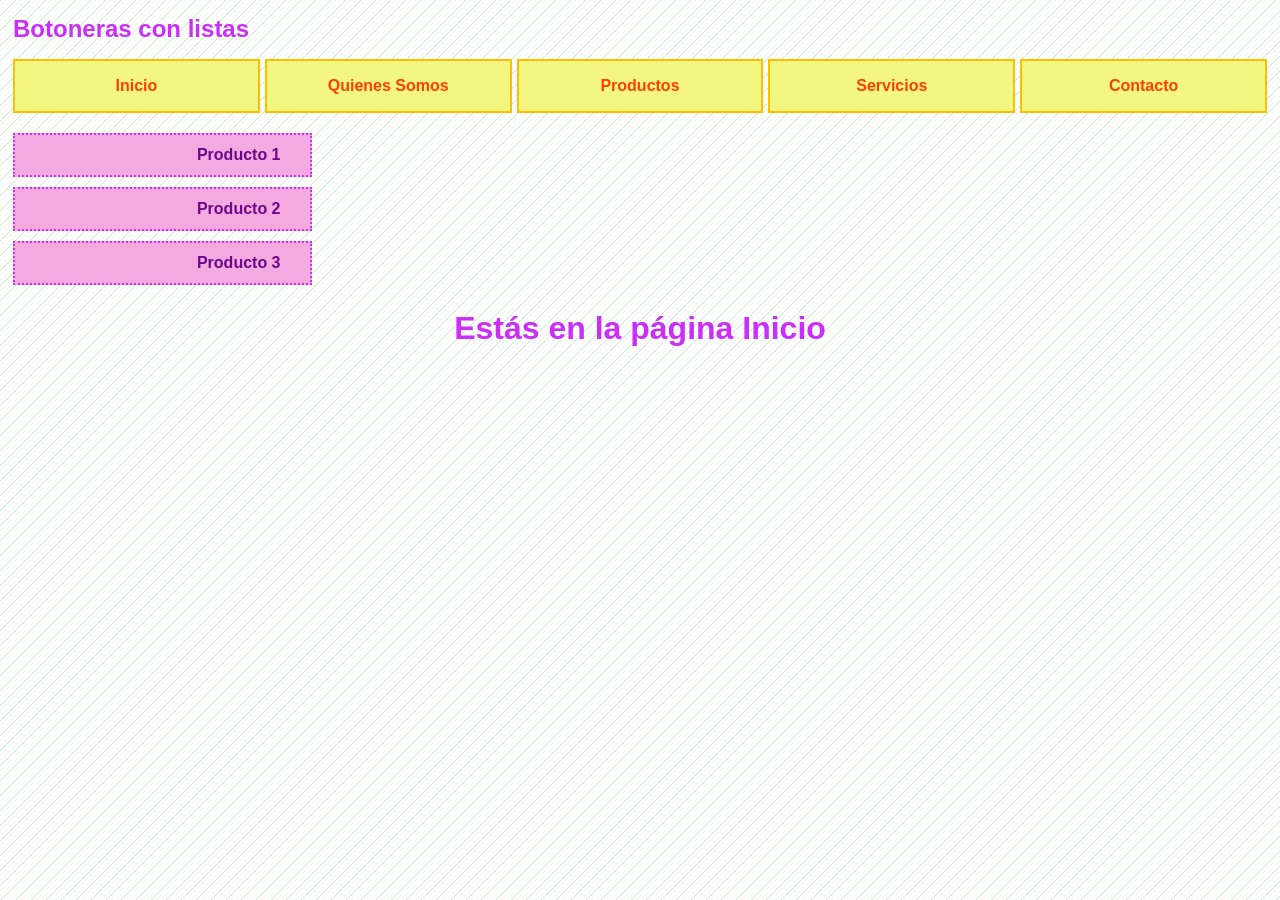
<file: Quidditch Supplies/unidad 3/index.html>
﻿<!DOCTYPE html>
<html lang="en">
<head>
	<meta charset="UTF-8">
	<meta name="viewport" content="width=device-width, initial-scale=1.0">
	<title>Botonera con lista</title>
	<link rel="stylesheet" href="style.css">
</head>
<body>
		<h2>Botoneras con listas</h2>
		<div class="paginas">
			<ul>
				<li><a href="index.html">Inicio</a></li>
				<li><a href="quienes.html">Quienes Somos</a></li>
				<li><a href="productos.html">Productos</a></li>
				<li><a href="servicios.html">Servicios</a></li>
				<li><a href="contacto.html">Contacto</a></li>
			</ul>
		</div>
		<div class="productos">
			<ul>
				<li><a href="productos/producto1.html">Producto 1</a></li>
				<li><a href="productos/producto2.html">Producto 2</a></li>
				<li><a href="productos/producto3.html">Producto 3</a></li>
			</ul>
		</div>
	<h1>Estás en la página Inicio</h1>
</body>
</html>
</file>
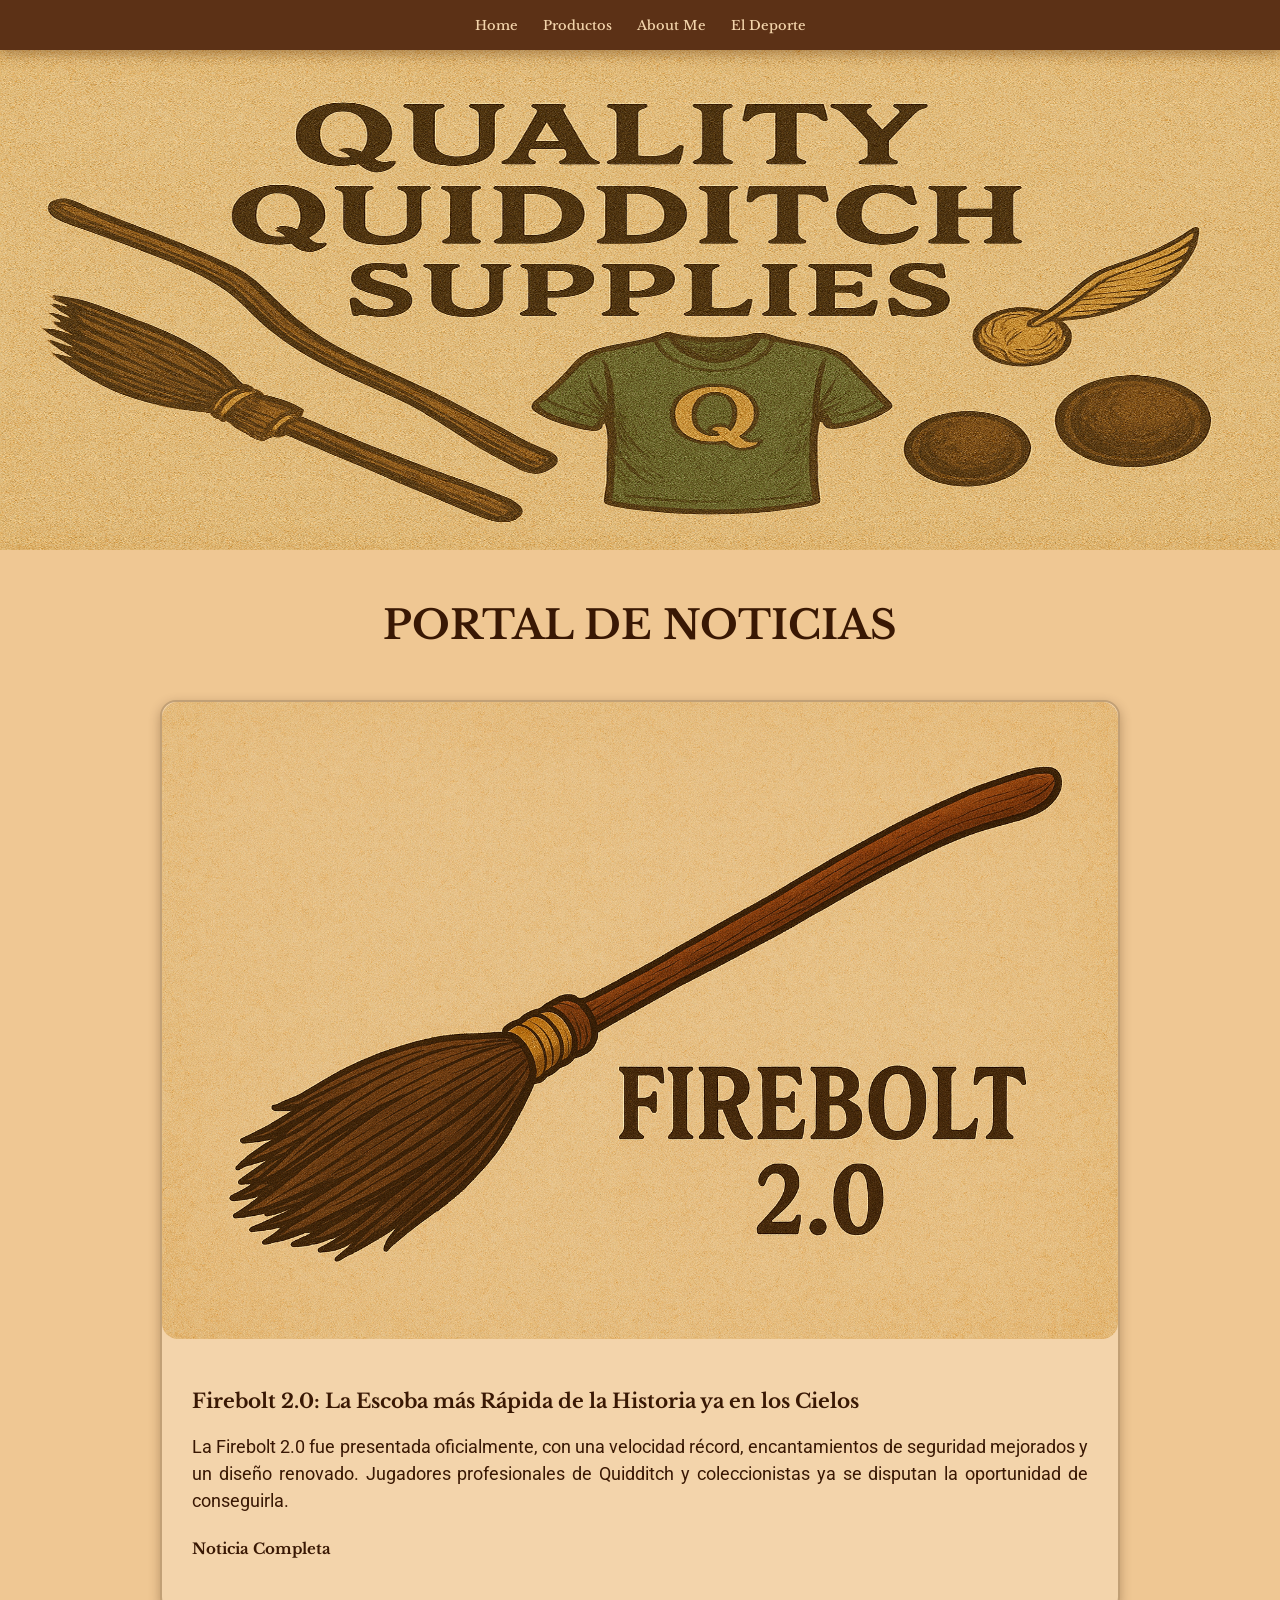
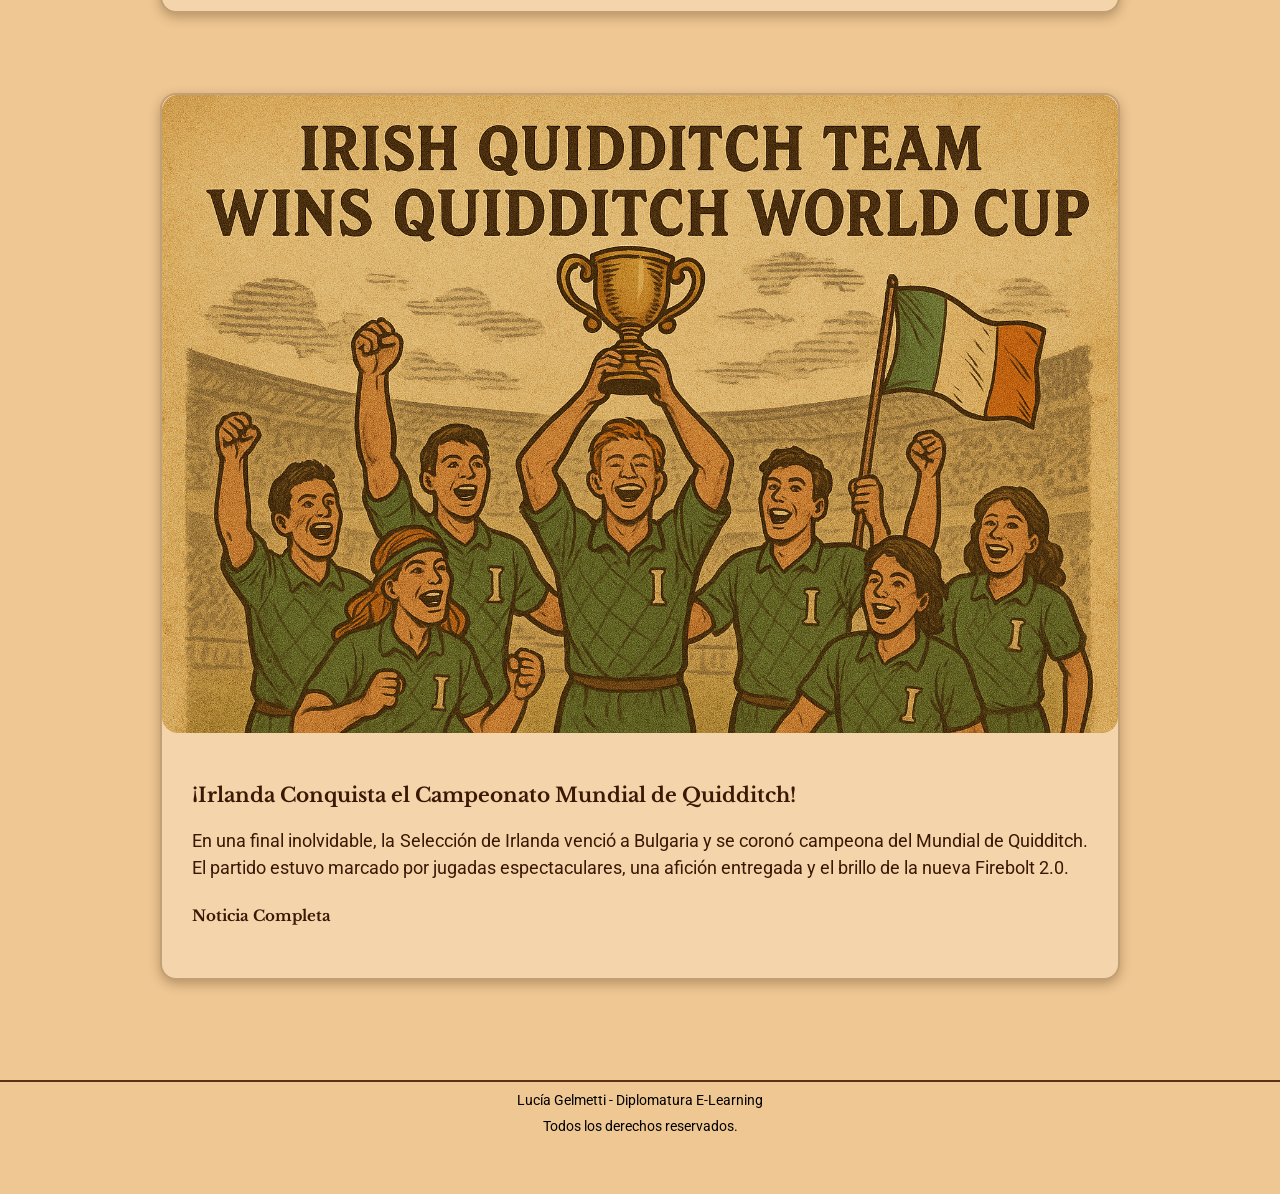
<file: Quidditch Supplies/unidad 4/index.html>
<!DOCTYPE html>
<html lang="en">
<head>
  <meta charset="UTF-8">
  <meta name="viewport" content="width=device-width, initial-scale=1.0">
  <title>Quality Qudditch Supplies</title>
  <link rel="icon" href="media/favicon-sinfondo.png">
  <link rel="stylesheet" href="index.css">
  <style>
    @import url('https://fonts.googleapis.com/css2?family=Libre+Baskerville:ital,wght@0,400;0,700;1,400&family=Montserrat:ital,wght@0,100..900;1,100..900&family=Roboto:ital,wght@0,100;0,300;0,400;0,500;0,700;0,900;1,100;1,300;1,400;1,500;1,700;1,900&display=swap');
    @import url('https://fonts.googleapis.com/css2?family=Libre+Baskerville:ital,wght@0,400;0,700;1,400&family=Montserrat:ital,wght@0,100..900;1,100..900&family=Roboto:ital,wght@0,100;0,300;0,400;0,500;0,700;0,900;1,100;1,300;1,400;1,500;1,700;1,900&family=Shadows+Into+Light+Two&display=swap');
  </style>
</head>
<body>
  <div class="navbar">
    <ul>
      <li><a href="index.html">Home</a></li>
      <li><a href="pages/productos.html">Productos</a></li>
      <li><a href="pages/informacion.html">About Me</a></li>
      <li><a href="pages/quidditch.html">El Deporte</a></li>
    </ul>
  </div>
  <div class="banner">
    <img src="media/banner3.png" alt="Quidditch Banner">
  </div>
  <h1 class="title">PORTAL DE NOTICIAS</h1>
  <div class="portal-noticias">
    <div class="noticia">
      <img src="media/firebolt.png" alt="Firebolt 2.0" class="imagen-noticia">
      <div class="texto-noticia">
        <h2>Firebolt 2.0: La Escoba más Rápida de la Historia ya en los Cielos</h2>
        <p>La Firebolt 2.0 fue presentada oficialmente, con una velocidad récord, encantamientos de seguridad
          mejorados y un diseño renovado. Jugadores profesionales de Quidditch y coleccionistas ya se disputan la
          oportunidad de conseguirla.</p>
        <p><a href="pages/firebolt.html">Noticia Completa</a></p>
      </div>
    </div>
    <div class="noticia">
      <img src="media/ireland.png" alt="Ireland Team" class="imagen-noticia">
      <div class="texto-noticia">
        <h2>¡Irlanda Conquista el Campeonato Mundial de Quidditch!</h2>
        <p>En una final inolvidable, la Selección de Irlanda venció a Bulgaria y se coronó campeona del Mundial de
          Quidditch. El
          partido estuvo marcado por jugadas espectaculares, una afición entregada y el brillo de la nueva Firebolt 2.0.
        </p>
        <p><a href="pages/ireland.html">Noticia Completa</a></p>
      </div>
    </div>
</body>
<footer>
  <p>Lucía Gelmetti - Diplomatura E-Learning</p>
  <p>Todos los derechos reservados.</p>
</footer>
</html>
</file>
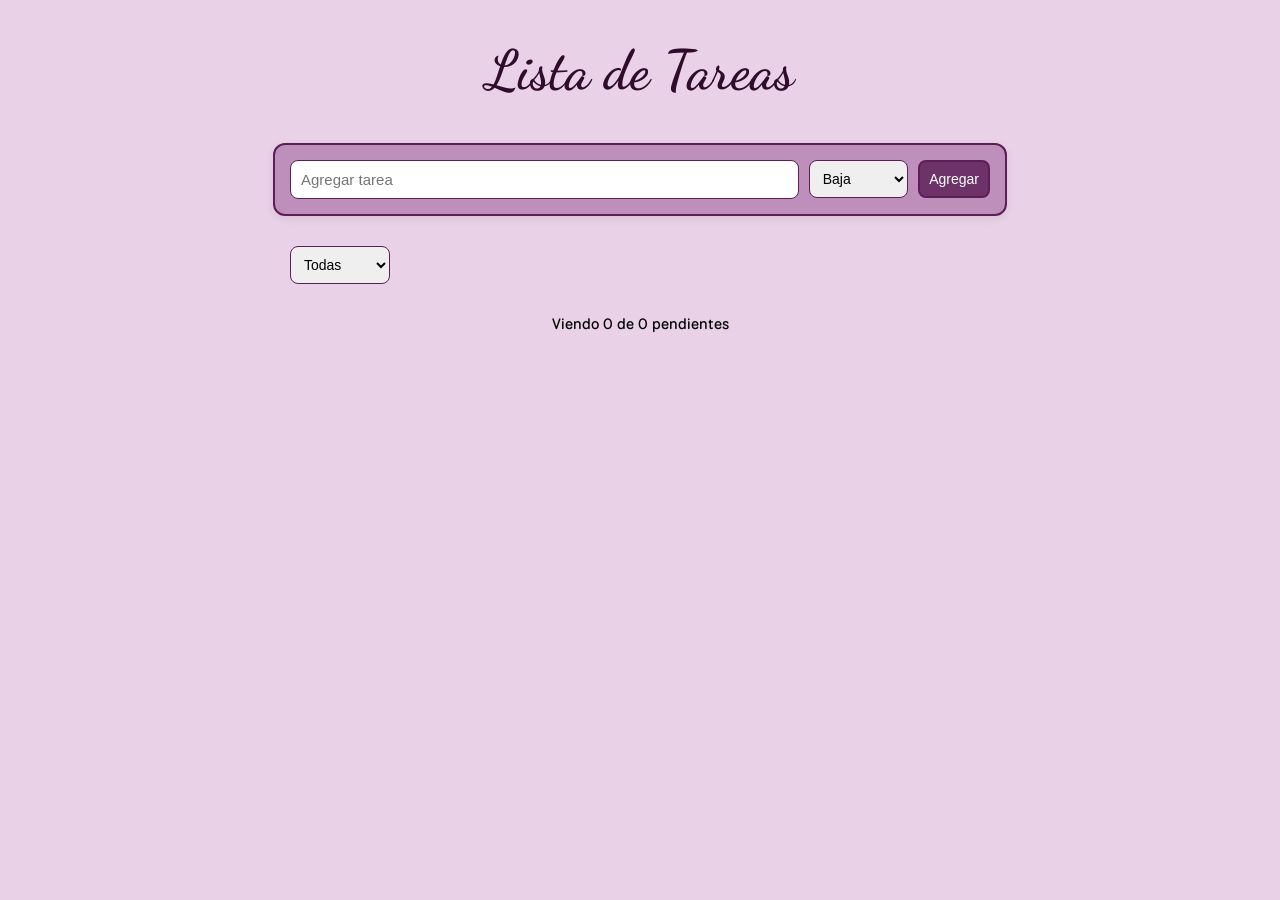
<file: Agenda/main.html>
<!DOCTYPE html>
<html lang="en">

<head>
  <meta charset="UTF-8">
  <meta name="viewport" content="width=device-width, initial-scale=1.0">
  <title>Lista de Tareas</title>
  <link rel="stylesheet" href="style.css">
  <link rel="preconnect" href="https://fonts.googleapis.com">
  <link rel="preconnect" href="https://fonts.gstatic.com" crossorigin>
  <link
    href="https://fonts.googleapis.com/css2?family=Dancing+Script:wght@400..700&family=Libre+Baskerville:ital,wght@0,400;0,700;1,400&family=Montserrat:ital,wght@0,100..900;1,100..900&family=National+Park:wght@200..800&family=Noto+Sans:ital,wght@0,100..900;1,100..900&family=Roboto:ital,wght@0,100;0,300;0,400;0,500;0,700;0,900;1,100;1,300;1,400;1,500;1,700;1,900&family=Shadows+Into+Light+Two&display=swap"
    rel="stylesheet">
  <link rel="icon" href="media/task_17862876.png">
</head>

<body>
  <h1 class="titulo">Lista de Tareas</h1>
  <h2 id="frase"></h2>
  <form action="" id="agregar-tarea">
    <input type="text" name="tarea" id="tarea" required autocomplete="off" placeholder="Agregar tarea">

    <select name="prioridad" id="prioridad" required>
      <option value="Baja">Baja</option>
      <option value="Media">Media</option>
      <option value="Alta">Alta</option>
    </select>

    <button id="boton-agregar-tarea">Agregar</button>

  </form>
  <div class="contenedor-filtro">
    <select name="" id="filtro">
      <option value="todas">Todas</option>
      <option value="Baja">Baja</option>
      <option value="Media">Media</option>
      <option value="Alta">Alta</option>
    </select>
  </div>
  <div id="lista-tareas"></div>
  <h3 id="contador"></h3>
  <script src="javascript.js"></script>
</body>

</html>
</file>
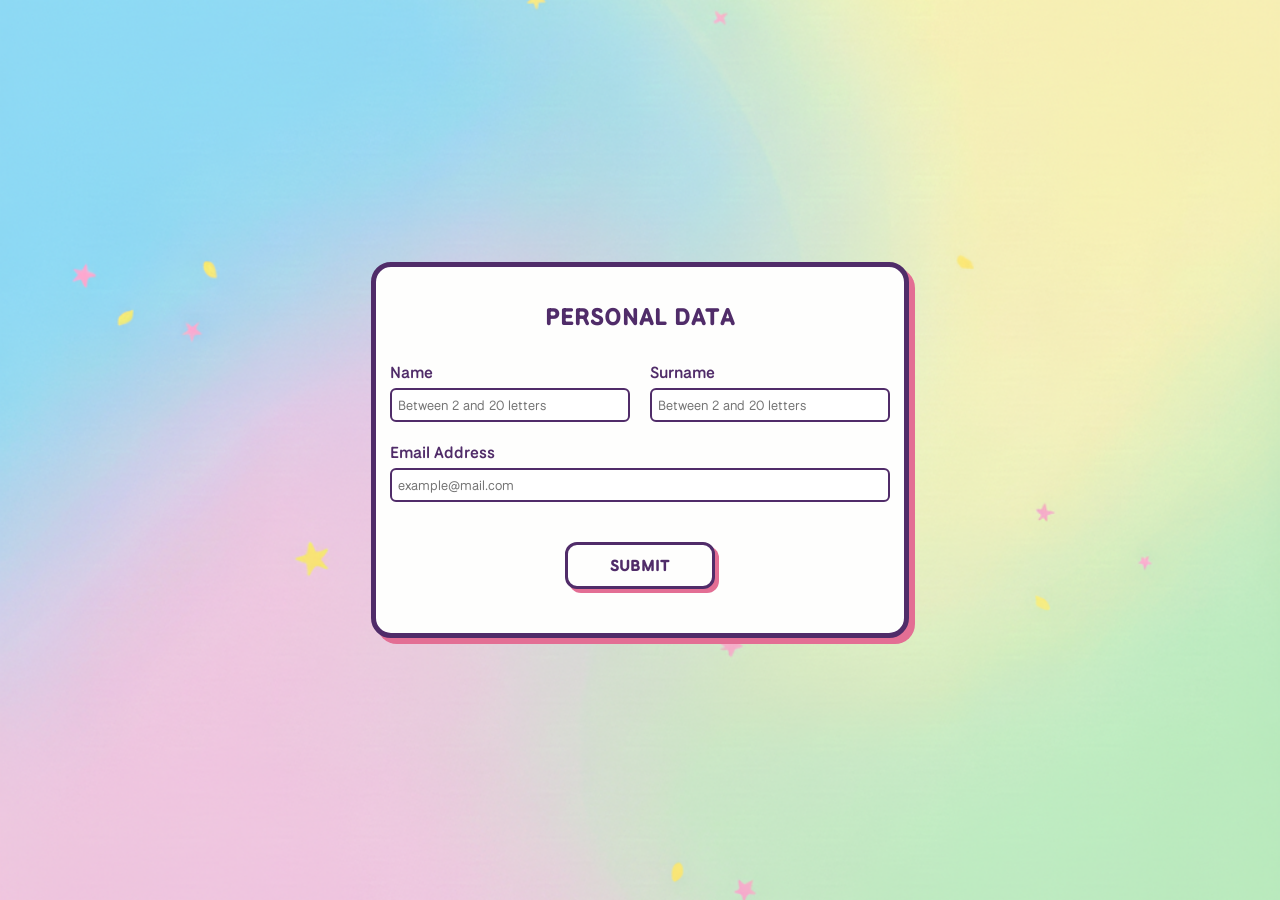
<file: Memotest/form.html>
<!DOCTYPE html>
<html lang="en">

<head>
  <meta charset="UTF-8">
  <meta name="viewport" content="width=device-width, initial-scale=1.0">
  <title>Memotest</title>
  <link rel="stylesheet" href="style.css">
  <link rel="preconnect" href="https://fonts.googleapis.com">
  <link rel="preconnect" href="https://fonts.gstatic.com" crossorigin>
  <link
    href="https://fonts.googleapis.com/css2?family=Libre+Baskerville:ital,wght@0,400;0,700;1,400&family=Montserrat:ital,wght@0,100..900;1,100..900&family=National+Park:wght@200..800&family=Noto+Sans:ital,wght@0,100..900;1,100..900&family=Roboto:ital,wght@0,100;0,300;0,400;0,500;0,700;0,900;1,100;1,300;1,400;1,500;1,700;1,900&family=Shadows+Into+Light+Two&display=swap"
    rel="stylesheet">
  <link rel="icon" type="image/x-icon" href="/media/favicon-memotest.png">
</head>

<body>
  <div class="formPage">
    <form action="" id="personalData">
      <h2>PERSONAL DATA</h2>
      <div class="columns">
        <div class="column">
          <label for="name">Name</label>
          <input type="text" id="name" pattern="[A-Za-z]{2,20}" required autocomplete="off"
            placeholder="Between 2 and 20 letters">
        </div>
        <div class="column">
          <label for="surname">Surname</label>
          <input type="text" id="surname" pattern="[A-Za-z]{2,20}" required autocomplete="off"
            placeholder="Between 2 and 20 letters">
        </div>
      </div>
      <label for="email">Email Address</label>
      <input type="email" id="email" minlength="10" autocomplete="off" placeholder="example@mail.com" required>
      <button type='submit' id="buttonData">SUBMIT</button>
    </form>
  </div>
  <script src="javascript.js"></script>
</body>

</html>
</file>
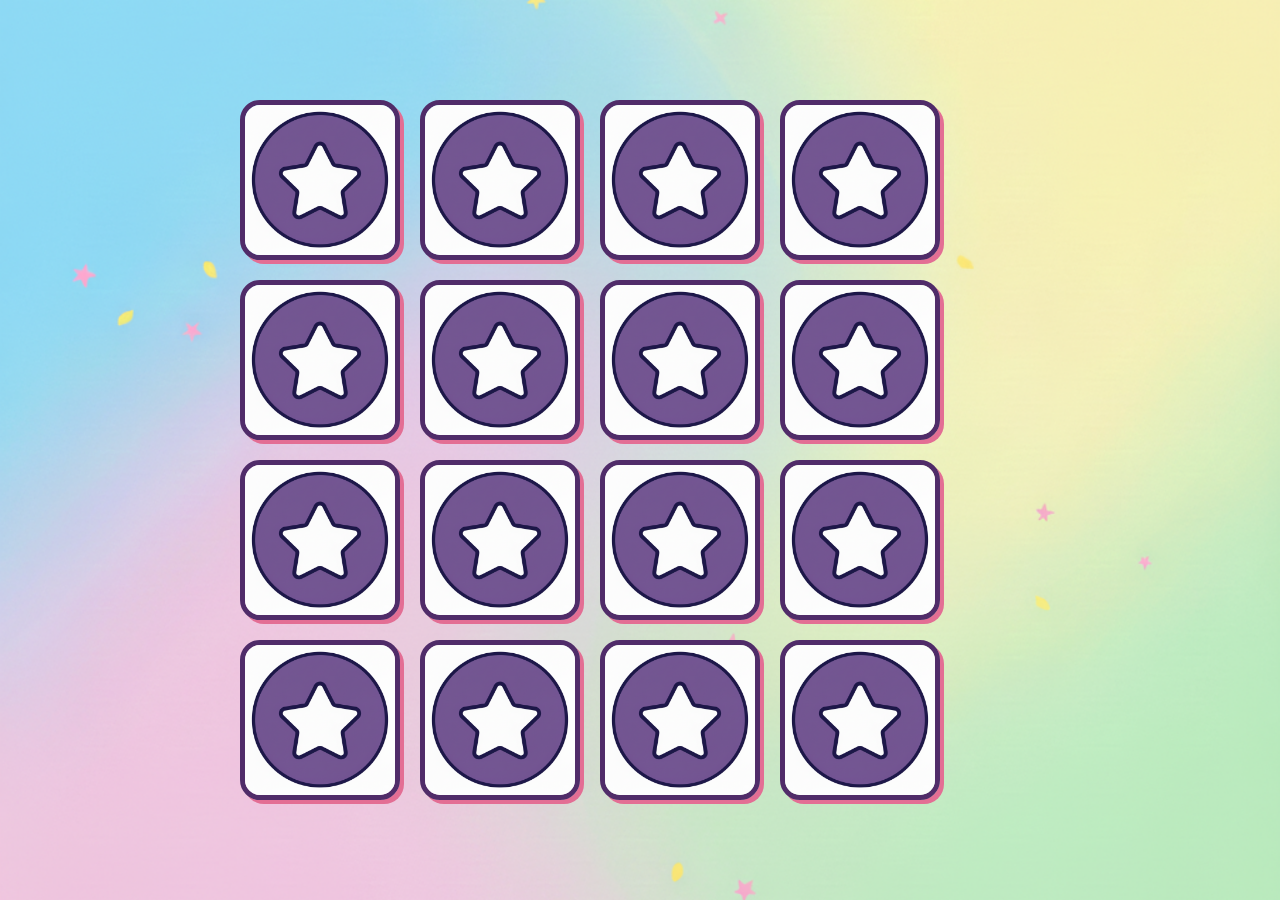
<file: Memotest/game.html>
<!DOCTYPE html>
<html lang="en">

<head>
  <meta charset="UTF-8">
  <meta name="viewport" content="width=device-width, initial-scale=1.0">
  <title>Memotest</title>
  <link rel="stylesheet" href="style.css">
  <link rel="preconnect" href="https://fonts.googleapis.com">
  <link rel="preconnect" href="https://fonts.gstatic.com" crossorigin>
  <link
    href="https://fonts.googleapis.com/css2?family=Libre+Baskerville:ital,wght@0,400;0,700;1,400&family=Montserrat:ital,wght@0,100..900;1,100..900&family=National+Park:wght@200..800&family=Noto+Sans:ital,wght@0,100..900;1,100..900&family=Roboto:ital,wght@0,100;0,300;0,400;0,500;0,700;0,900;1,100;1,300;1,400;1,500;1,700;1,900&family=Shadows+Into+Light+Two&display=swap"
    rel="stylesheet">
  <link rel="icon" type="image/x-icon" href="/media/favicon-memotest.png">
</head>

<body>
  <div class="gamePage">
    <div id="cards">

      <div class="card" data-name="kiwi">
        <img class="front" src="media/kiwi.png" alt="">
        <img class="back" src="media/card.png" alt="">
      </div>

      <div class="card" data-name="banana">
        <img class="front" src="media/banana.png" alt="">
        <img class="back" src="media/card.png" alt="">
      </div>

      <div class="card" data-name="blueberry">
        <img class="front" src="media/blueberry.png" alt="">
        <img class="back" src="media/card.png" alt="">
      </div>

      <div class="card" data-name="grape">
        <img class="front" src="media/grape.png" alt="">
        <img class="back" src="media/card.png" alt="">
      </div>

      <div class="card" data-name="orange">
        <img class="front" src="media/orange.png" alt="">
        <img class="back" src="media/card.png" alt="">
      </div>

      <div class="card" data-name="peach">
        <img class="front" src="media/peach.png" alt="">
        <img class="back" src="media/card.png" alt="">
      </div>

      <div class="card" data-name="pear">
        <img class="front" src="media/pear.png" alt="">
        <img class="back" src="media/card.png" alt="">
      </div>

      <div class="card" data-name="watermelon">
        <img class="front" src="media/watermelon.png" alt="">
        <img class="back" src="media/card.png" alt="">
      </div>

      <div class="card" data-name="kiwi">
        <img class="front" src="media/kiwi.png" alt="">
        <img class="back" src="media/card.png" alt="">
      </div>

      <div class="card" data-name="banana">
        <img class="front" src="media/banana.png" alt="">
        <img class="back" src="media/card.png" alt="">
      </div>

      <div class="card" data-name="blueberry">
        <img class="front" src="media/blueberry.png" alt="">
        <img class="back" src="media/card.png" alt="">
      </div>

      <div class="card" data-name="grape">
        <img class="front" src="media/grape.png" alt="">
        <img class="back" src="media/card.png" alt="">
      </div>

      <div class="card" data-name="orange">
        <img class="front" src="media/orange.png" alt="">
        <img class="back" src="media/card.png" alt="">
      </div>

      <div class="card" data-name="peach">
        <img class="front" src="media/peach.png" alt="">
        <img class="back" src="media/card.png" alt="">
      </div>

      <div class="card" data-name="pear">
        <img class="front" src="media/pear.png" alt="">
        <img class="back" src="media/card.png" alt="">
      </div>

      <div class="card" data-name="watermelon">
        <img class="front" src="media/watermelon.png" alt="">
        <img class="back" src="media/card.png" alt="">
      </div>

      <div class="overlay">
        <div class="popup">
          <h2>CONGRATS!</h2>
          <p>You won, you are amazing!</p>
        </div>

      </div>

    </div>
    <script src="./javascript.js"></script>
</body>

</html>
</file>
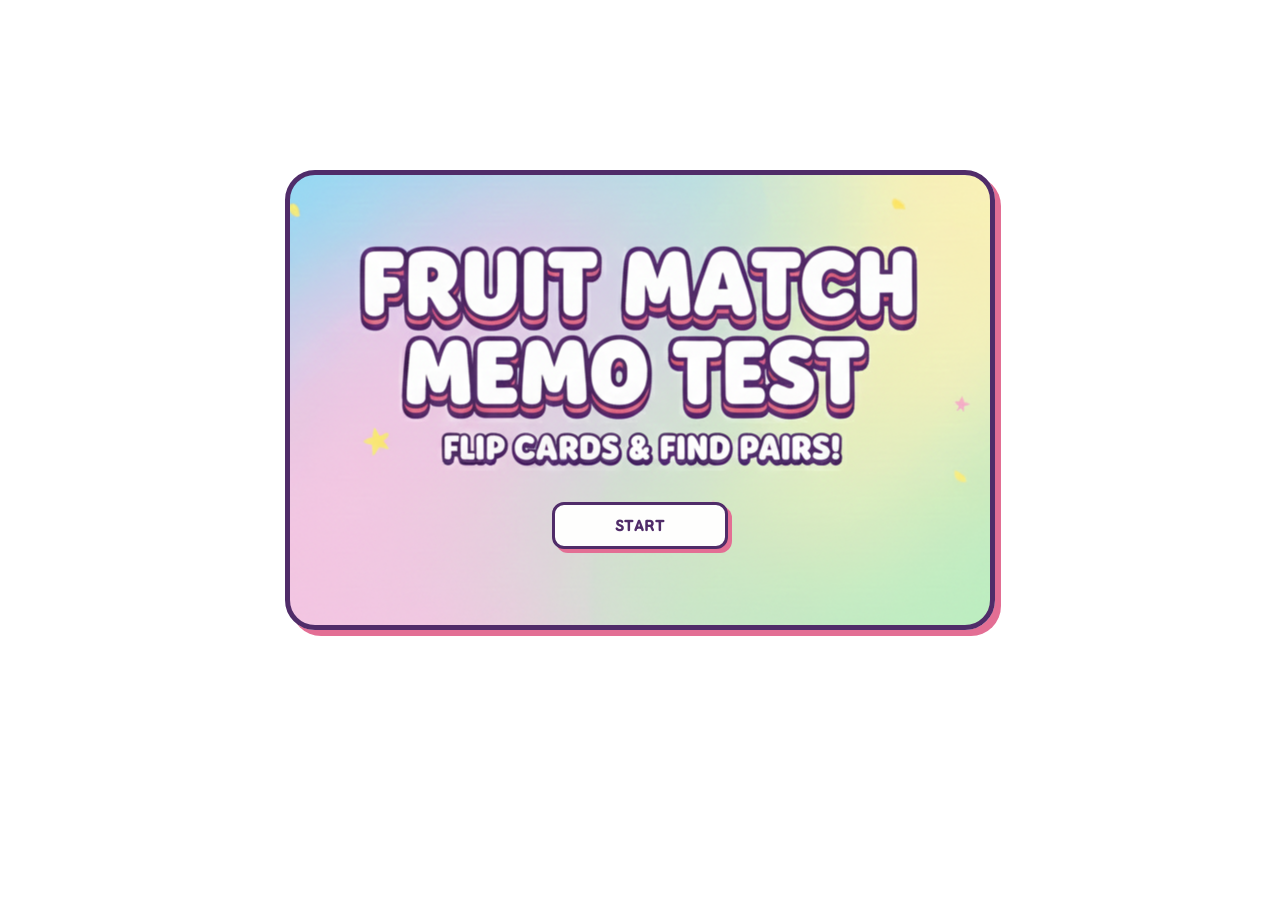
<file: Memotest/main.html>
<!DOCTYPE html>
<html lang="en">

<head>
  <meta charset="UTF-8">
  <meta name="viewport" content="width=device-width, initial-scale=1.0">
  <title>Memotest</title>
  <link rel="stylesheet" href="style.css">
  <link rel="preconnect" href="https://fonts.googleapis.com">
  <link rel="preconnect" href="https://fonts.gstatic.com" crossorigin>
  <link
    href="https://fonts.googleapis.com/css2?family=Libre+Baskerville:ital,wght@0,400;0,700;1,400&family=Montserrat:ital,wght@0,100..900;1,100..900&family=National+Park:wght@200..800&family=Noto+Sans:ital,wght@0,100..900;1,100..900&family=Roboto:ital,wght@0,100;0,300;0,400;0,500;0,700;0,900;1,100;1,300;1,400;1,500;1,700;1,900&family=Shadows+Into+Light+Two&display=swap"
    rel="stylesheet">
  <link rel="icon" type="image/x-icon" href="/media/favicon-memotest.png">
</head>

<body>
  <div class="mainPage">
    <div class="banner">
      <a href="form.html" id="buttonStart">START</a>
    </div>
  </div>
  <script src="javascript.js"></script>
</body>

</html>
</file>
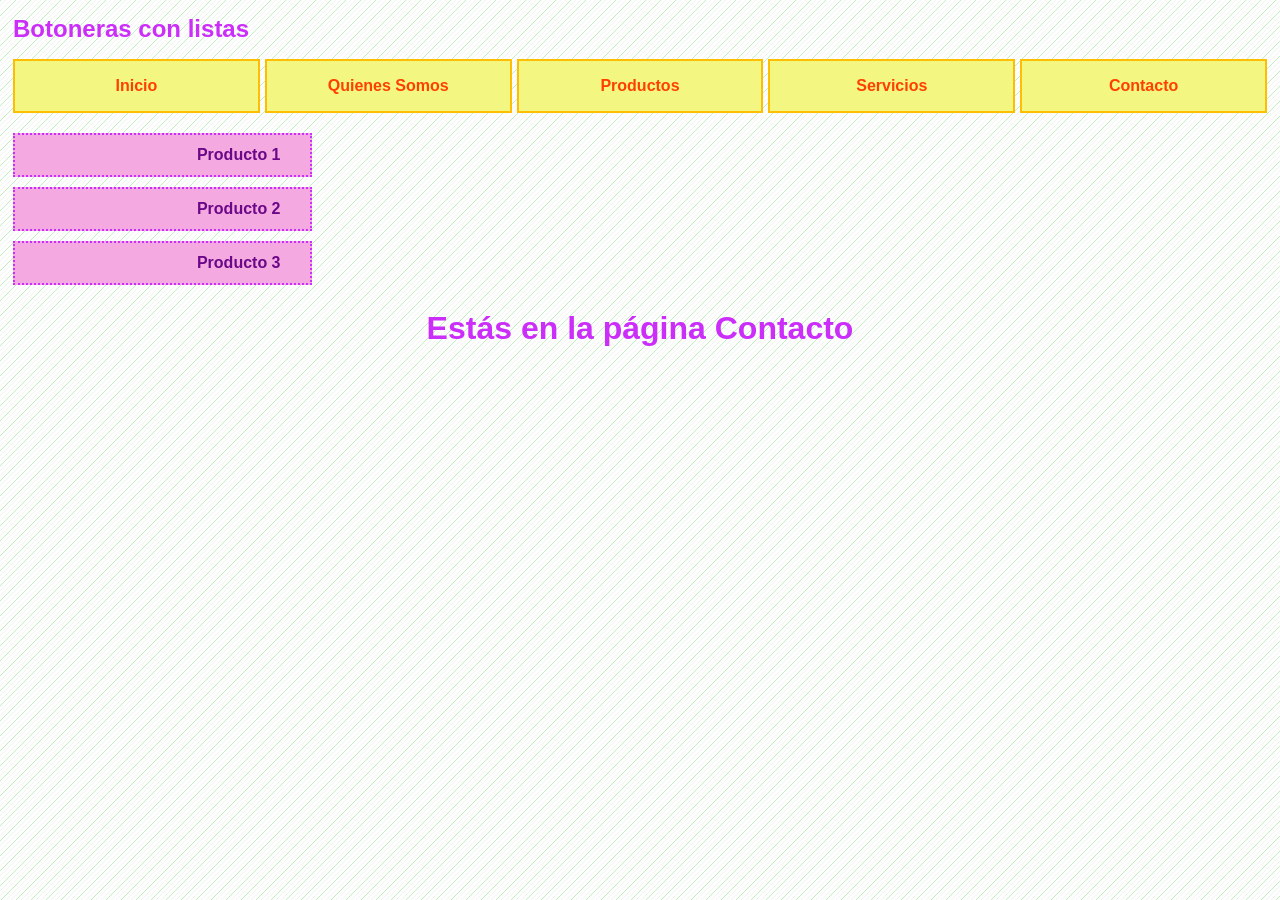
<file: Quidditch Supplies/unidad 3/contacto.html>
<!DOCTYPE html>
<html lang="en">

<head>
  <meta charset="UTF-8">
  <meta name="viewport" content="width=device-width, initial-scale=1.0">
  <title>Botonera con lista</title>
  <link rel="stylesheet" href="style.css">
</head>

<body>
  <h2>Botoneras con listas</h2>
  <div class="paginas">
    <ul>
      <li><a href="index.html">Inicio</a></li>
      <li><a href="quienes.html">Quienes Somos</a></li>
      <li><a href="productos.html">Productos</a></li>
      <li><a href="servicios.html">Servicios</a></li>
      <li><a href="contacto.html">Contacto</a></li>
    </ul>
  </div>
  <div class="productos">
    <ul>
      <li><a href="productos/producto1.html">Producto 1</a></li>
      <li><a href="productos/producto2.html">Producto 2</a></li>
      <li><a href="productos/producto3.html">Producto 3</a></li>
    </ul>
  </div>
  <h1>Estás en la página Contacto</h1>
</body>

</html>
</file>
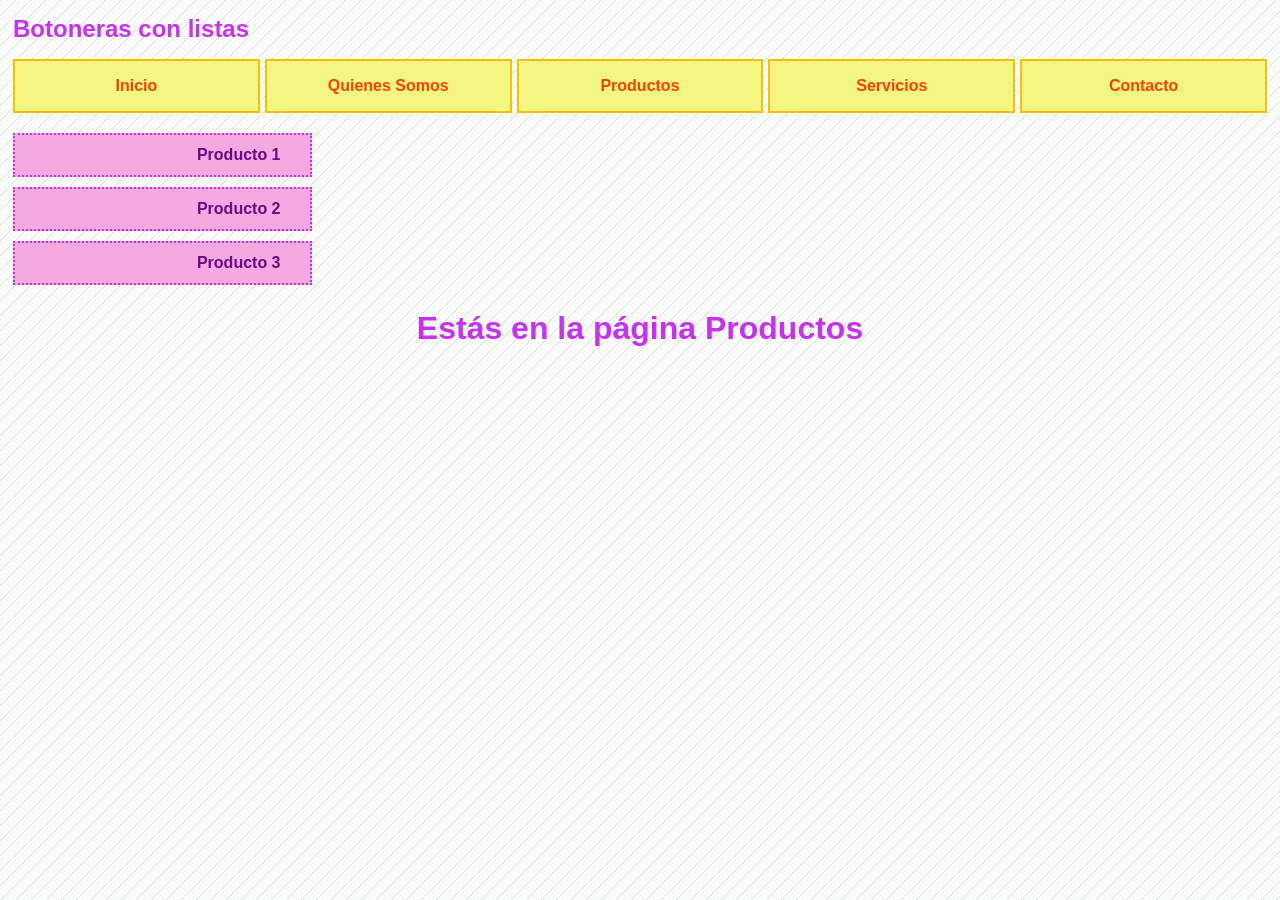
<file: Quidditch Supplies/unidad 3/productos.html>
<!DOCTYPE html>
<html lang="en">

<head>
  <meta charset="UTF-8">
  <meta name="viewport" content="width=device-width, initial-scale=1.0">
  <title>Botonera con lista</title>
  <link rel="stylesheet" href="style.css">
</head>

<body>
  <h2>Botoneras con listas</h2>
  <div class="paginas">
    <ul>
      <li><a href="index.html">Inicio</a></li>
      <li><a href="quienes.html">Quienes Somos</a></li>
      <li><a href="productos.html">Productos</a></li>
      <li><a href="servicios.html">Servicios</a></li>
      <li><a href="contacto.html">Contacto</a></li>
    </ul>
  </div>
  <div class="productos">
    <ul>
      <li><a href="productos/producto1.html">Producto 1</a></li>
      <li><a href="productos/producto2.html">Producto 2</a></li>
      <li><a href="productos/producto3.html">Producto 3</a></li>
    </ul>
  </div>
  <h1>Estás en la página Productos</h1>
</body>

</html>
</file>
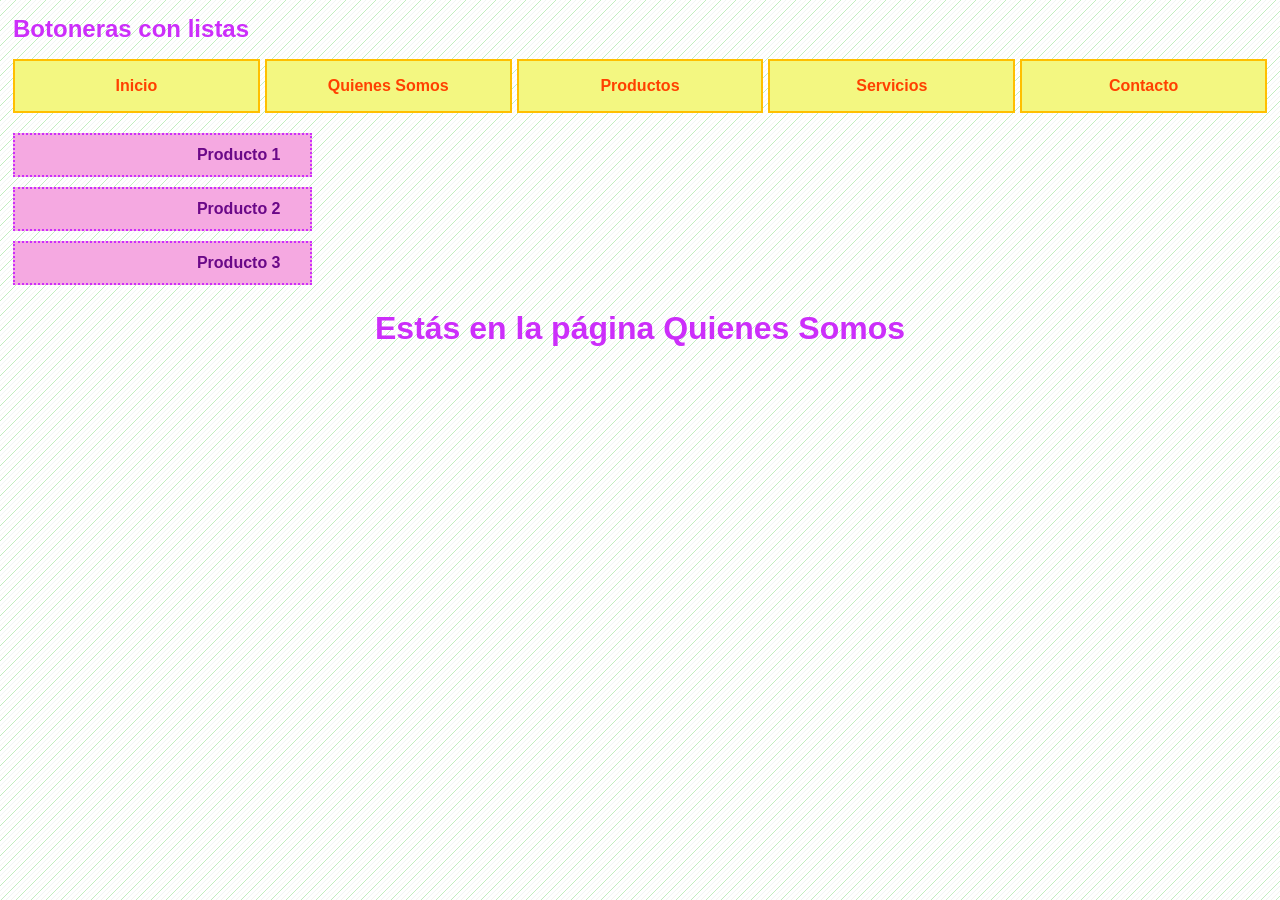
<file: Quidditch Supplies/unidad 3/quienes.html>
<!DOCTYPE html>
<html lang="en">

<head>
  <meta charset="UTF-8">
  <meta name="viewport" content="width=device-width, initial-scale=1.0">
  <title>Botonera con lista</title>
  <link rel="stylesheet" href="style.css">
</head>

<body>
  <h2>Botoneras con listas</h2>
  <div class="paginas">
    <ul>
      <li><a href="index.html">Inicio</a></li>
      <li><a href="quienes.html">Quienes Somos</a></li>
      <li><a href="productos.html">Productos</a></li>
      <li><a href="servicios.html">Servicios</a></li>
      <li><a href="contacto.html">Contacto</a></li>
    </ul>
  </div>
  <div class="productos">
    <ul>
      <li><a href="productos/producto1.html">Producto 1</a></li>
      <li><a href="productos/producto2.html">Producto 2</a></li>
      <li><a href="productos/producto3.html">Producto 3</a></li>
    </ul>
  </div>
  <h1>Estás en la página Quienes Somos</h1>
</body>

</html>
</file>
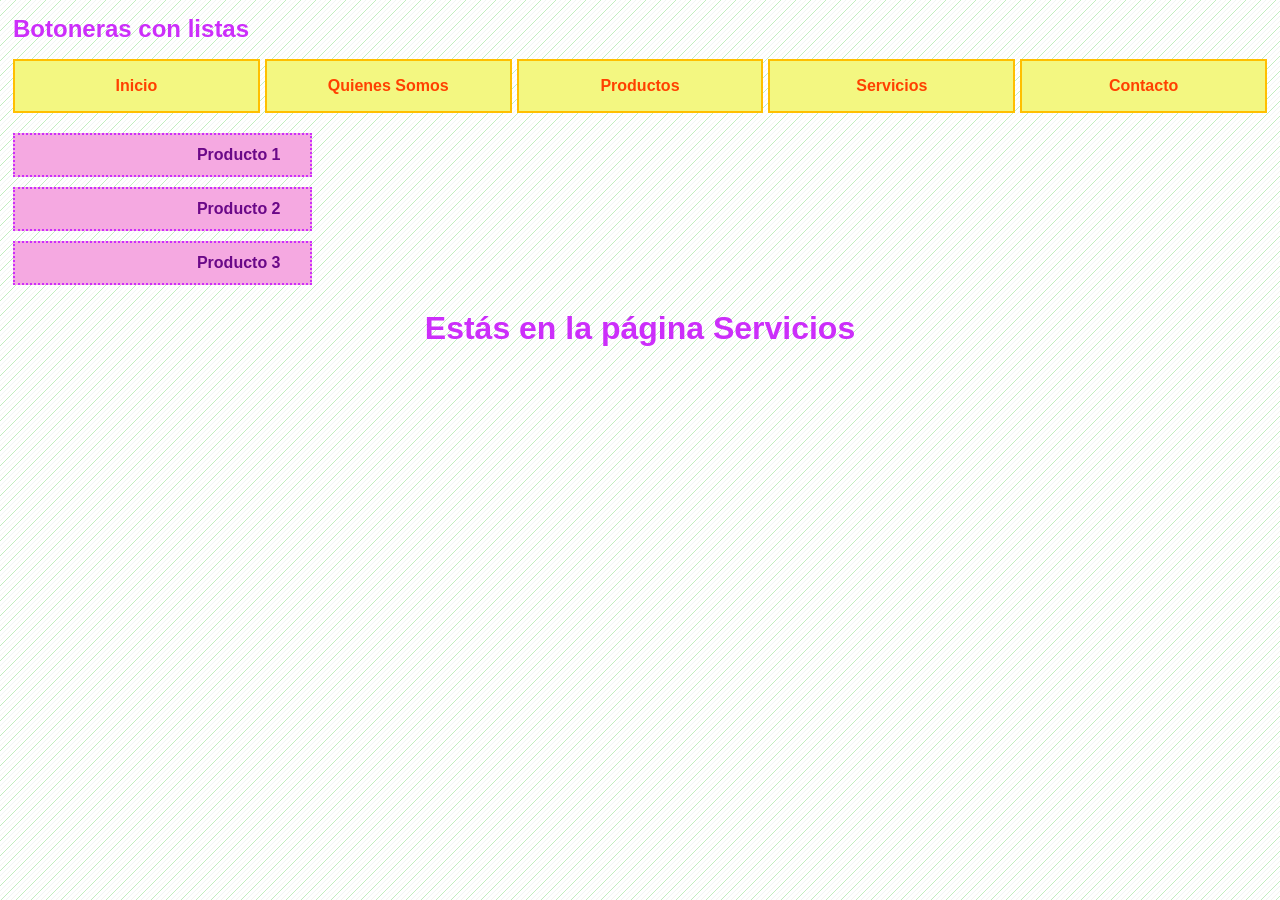
<file: Quidditch Supplies/unidad 3/servicios.html>
<!DOCTYPE html>
<html lang="en">

<head>
  <meta charset="UTF-8">
  <meta name="viewport" content="width=device-width, initial-scale=1.0">
  <title>Botonera con lista</title>
  <link rel="stylesheet" href="style.css">
</head>

<body>
  <h2>Botoneras con listas</h2>
  <div class="paginas">
    <ul>
      <li><a href="index.html">Inicio</a></li>
      <li><a href="quienes.html">Quienes Somos</a></li>
      <li><a href="productos.html">Productos</a></li>
      <li><a href="servicios.html">Servicios</a></li>
      <li><a href="contacto.html">Contacto</a></li>
    </ul>
  </div>
  <div class="productos">
    <ul>
      <li><a href="productos/producto1.html">Producto 1</a></li>
      <li><a href="productos/producto2.html">Producto 2</a></li>
      <li><a href="productos/producto3.html">Producto 3</a></li>
    </ul>
  </div>
  <h1>Estás en la página Servicios</h1>
</body>

</html>
</file>
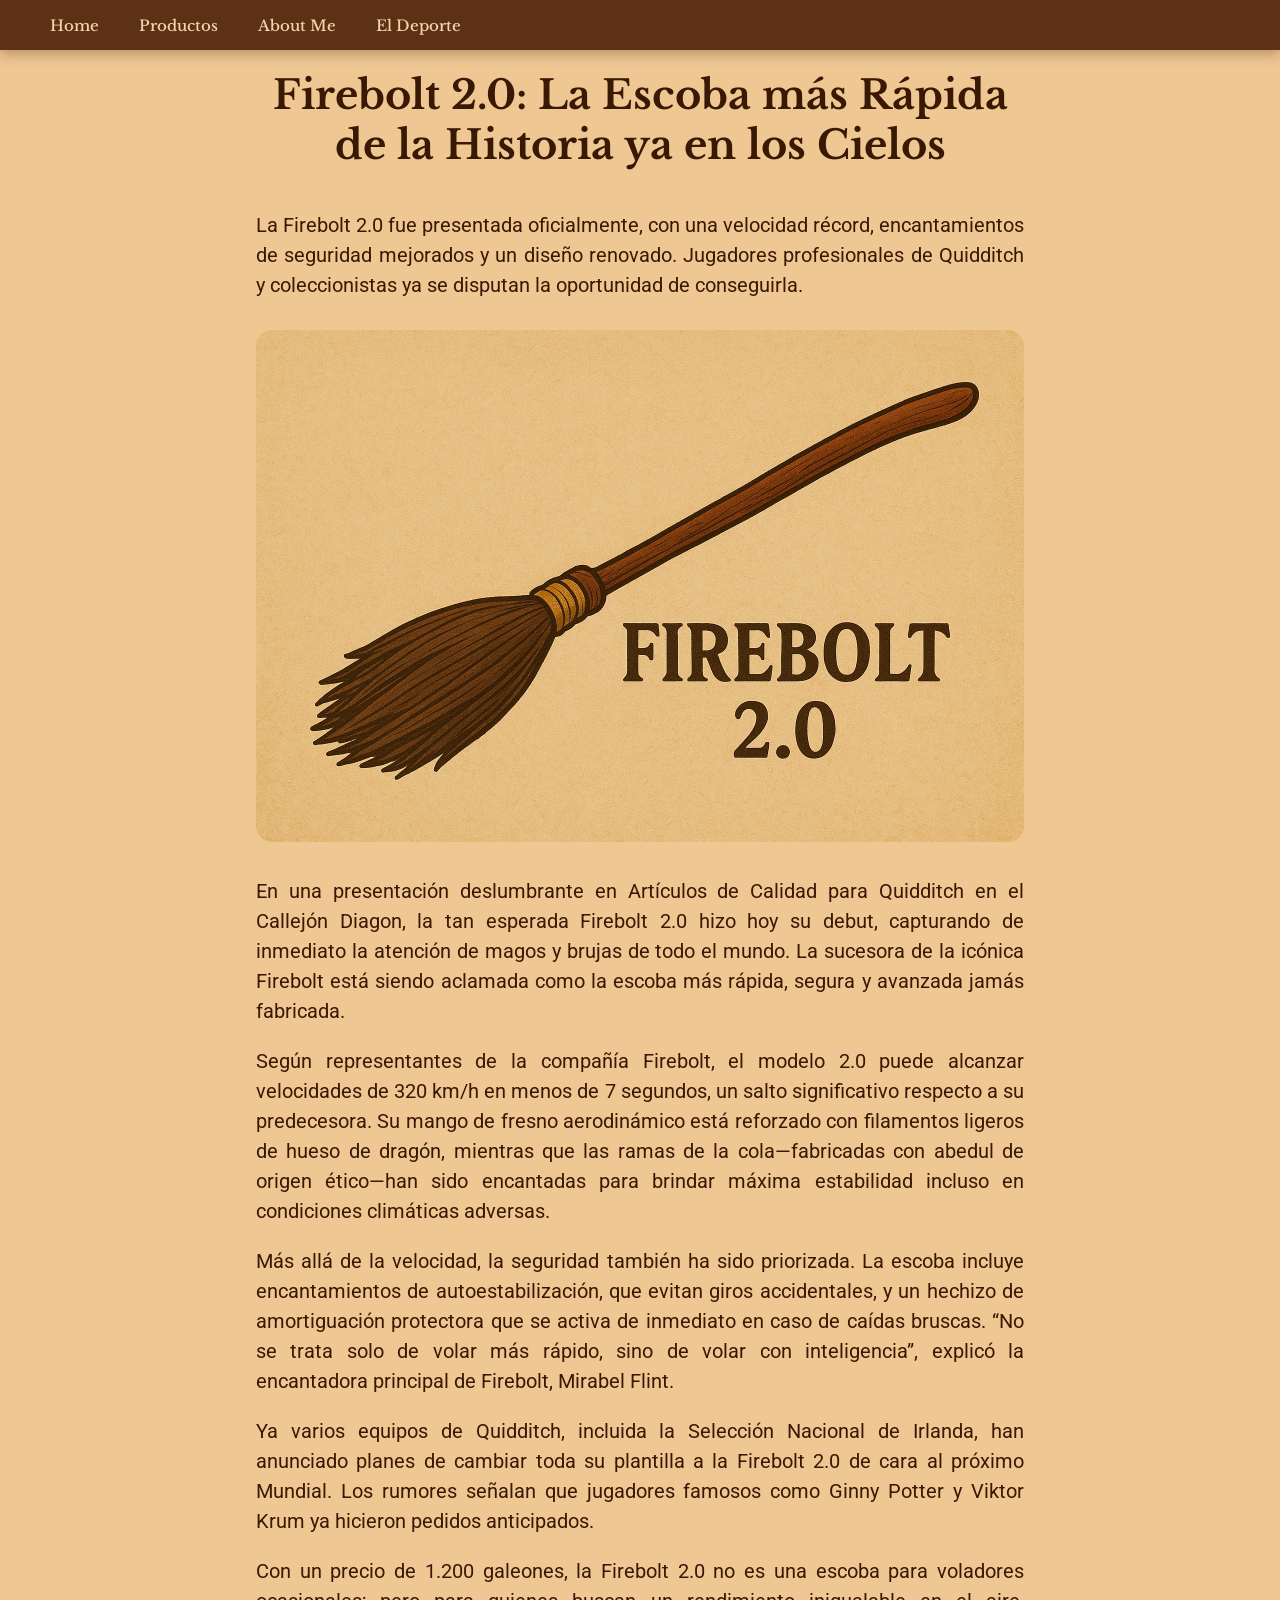
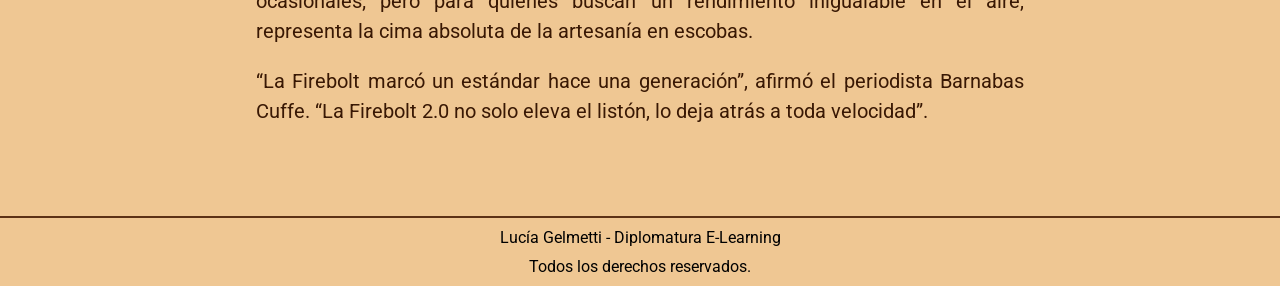
<file: Quidditch Supplies/unidad 4/pages/firebolt.html>
<!DOCTYPE html>
<html lang="en">
<head>
  <meta charset="UTF-8">
  <meta name="viewport" content="width=device-width, initial-scale=1.0">
  <title>Quality Qudditch Supplies</title>
  <link rel="icon" href="../media/favicon-sinfondo.png">
  <link rel="stylesheet" href="noticias.css">
  <style>
    @import url('https://fonts.googleapis.com/css2?family=Libre+Baskerville:ital,wght@0,400;0,700;1,400&family=Montserrat:ital,wght@0,100..900;1,100..900&family=Roboto:ital,wght@0,100;0,300;0,400;0,500;0,700;0,900;1,100;1,300;1,400;1,500;1,700;1,900&display=swap');
    @import url('https://fonts.googleapis.com/css2?family=Libre+Baskerville:ital,wght@0,400;0,700;1,400&family=Montserrat:ital,wght@0,100..900;1,100..900&family=Roboto:ital,wght@0,100;0,300;0,400;0,500;0,700;0,900;1,100;1,300;1,400;1,500;1,700;1,900&family=Shadows+Into+Light+Two&display=swap');
  </style>
</head>
<body>
  <div class="navbar">
    <ul>
      <li><a href="../index.html">Home</a></li>
      <li><a href="productos.html">Productos</a></li>
      <li><a href="informacion.html">About Me</a></li>
      <li><a href="quidditch.html">El Deporte</a></li>
    </ul>
  </div>
  <div class="articulo">
    <h1 class="tile-articulo">Firebolt 2.0: La Escoba más Rápida de la Historia ya en los Cielos</h1>
    <div class="texto-articulo">
      <p>La Firebolt 2.0 fue presentada oficialmente, con una velocidad récord, encantamientos de
        seguridad mejorados y un diseño renovado. Jugadores profesionales de Quidditch y coleccionistas ya se disputan la
        oportunidad de conseguirla.</p>
    </div>
    <div class="imagen-articulo">
      <img src="../media/firebolt.png" alt="Firebolt Image">
    </div>
    <div class="texto-articulo">
      <p>En una presentación deslumbrante en Artículos de Calidad para Quidditch en el Callejón Diagon, la tan esperada Firebolt
      2.0 hizo hoy su debut, capturando de inmediato la atención de magos y brujas de todo el mundo. La sucesora de la icónica
      Firebolt está siendo aclamada como la escoba más rápida, segura y avanzada jamás fabricada.</p>
      <p>Según representantes de la compañía Firebolt, el modelo 2.0 puede alcanzar velocidades de 320 km/h en menos de 7
      segundos, un salto significativo respecto a su predecesora. Su mango de fresno aerodinámico está reforzado con
      filamentos ligeros de hueso de dragón, mientras que las ramas de la cola—fabricadas con abedul de origen ético—han sido
      encantadas para brindar máxima estabilidad incluso en condiciones climáticas adversas.</p>
      <p>Más allá de la velocidad, la seguridad también ha sido priorizada. La escoba incluye encantamientos de
      autoestabilización, que evitan giros accidentales, y un hechizo de amortiguación protectora que se activa de inmediato
      en caso de caídas bruscas. “No se trata solo de volar más rápido, sino de volar con inteligencia”, explicó la
      encantadora principal de Firebolt, Mirabel Flint.</p>
      <p>Ya varios equipos de Quidditch, incluida la Selección Nacional de Irlanda, han anunciado planes de cambiar toda su
      plantilla a la Firebolt 2.0 de cara al próximo Mundial. Los rumores señalan que jugadores famosos como Ginny Potter y
      Viktor Krum ya hicieron pedidos anticipados.</p>
      <p>Con un precio de 1.200 galeones, la Firebolt 2.0 no es una escoba para voladores ocasionales; pero para quienes buscan
      un rendimiento inigualable en el aire, representa la cima absoluta de la artesanía en escobas.</p>
      <p>“La Firebolt marcó un estándar hace una generación”, afirmó el periodista Barnabas Cuffe. “La Firebolt 2.0 no solo eleva
      el listón, lo deja atrás a toda velocidad”.</p>
    </div>
  </div>
</body>
<footer>
  <p>Lucía Gelmetti - Diplomatura E-Learning</p>
  <p>Todos los derechos reservados.</p>
</footer>
</html>
</file>
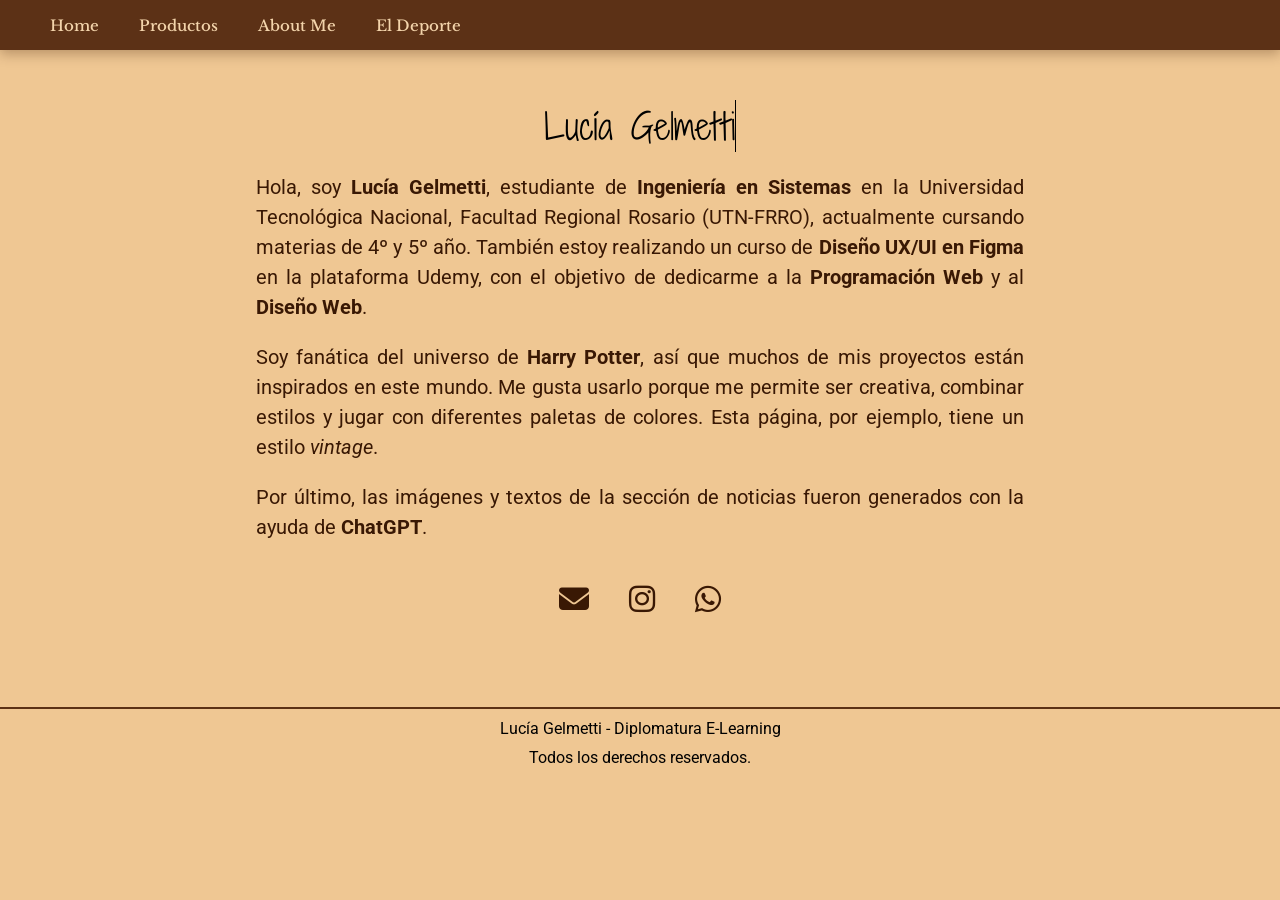
<file: Quidditch Supplies/unidad 4/pages/informacion.html>
<!DOCTYPE html>
<html lang="en">

<head>
  <meta charset="UTF-8">
  <meta name="viewport" content="width=device-width, initial-scale=1.0">
  <title>Quality Qudditch Supplies</title>
  <link rel="icon" href="../media/favicon-sinfondo.png">
  <link rel="stylesheet" href="informacion.css">
  <style>
    @import url('https://fonts.googleapis.com/css2?family=Libre+Baskerville:ital,wght@0,400;0,700;1,400&family=Montserrat:ital,wght@0,100..900;1,100..900&family=Roboto:ital,wght@0,100;0,300;0,400;0,500;0,700;0,900;1,100;1,300;1,400;1,500;1,700;1,900&display=swap');
    @import url('https://fonts.googleapis.com/css2?family=Libre+Baskerville:ital,wght@0,400;0,700;1,400&family=Montserrat:ital,wght@0,100..900;1,100..900&family=Roboto:ital,wght@0,100;0,300;0,400;0,500;0,700;0,900;1,100;1,300;1,400;1,500;1,700;1,900&family=Shadows+Into+Light+Two&display=swap');
  </style>
  <link rel="stylesheet" href="https://cdnjs.cloudflare.com/ajax/libs/font-awesome/6.5.0/css/all.min.css" />
</head>

<body>
  <div class="navbar">
    <ul>
      <li><a href="../index.html">Home</a></li>
      <li><a href="productos.html">Productos</a></li>
      <li><a href="informacion.html">About Me</a></li>
      <li><a href="quidditch.html">El Deporte</a></li>
    </ul>
  </div>
  <div class="articulo">
    <div class="animacion-texto">
      <p>Lucía Gelmetti</p>
    </div>
    <div class="texto-articulo">
      <p>Hola, soy <strong>Lucía Gelmetti</strong>, estudiante de <strong>Ingeniería en Sistemas</strong> en la Universidad
        Tecnológica Nacional, Facultad Regional Rosario (UTN-FRRO), actualmente cursando materias de 4º y 5º año. También
        estoy realizando un curso de <strong>Diseño UX/UI en Figma</strong> en la plataforma Udemy, con el objetivo de
        dedicarme a la <strong>Programación Web</strong> y al <strong>Diseño Web</strong>.</p>
      
      <p>Soy fanática del universo de <strong>Harry Potter</strong>, así que muchos de mis proyectos están inspirados en este
        mundo. Me gusta usarlo porque me permite ser creativa, combinar estilos y jugar con diferentes paletas de colores.
        Esta página, por ejemplo, tiene un estilo <em>vintage</em>.</p>
      
      <p>Por último, las imágenes y textos de la sección de noticias fueron generados con la ayuda de
        <strong>ChatGPT</strong>.</p>
    </div>
    <div class="social-icons">
      <a href="https://mail.google.com/mail/?view=cm&fs=1&to=luligelmetti@gmail.com" target="_blank" title="Email">
        <i class="fas fa-envelope"></i>
      </a>
      <a href="https://www.instagram.com/luli_gelmetti/" target="_blank" title="Instagram"><i class="fab fa-instagram"></i></a>
      <a href="https://wa.me/5493413207988" target="_blank" title="WhatsApp"><i class="fab fa-whatsapp"></i></a>
    </div>
  </div>
</body>
<footer>
  <p>Lucía Gelmetti - Diplomatura E-Learning</p>
  <p>Todos los derechos reservados.</p>
</footer>
</html>
</file>
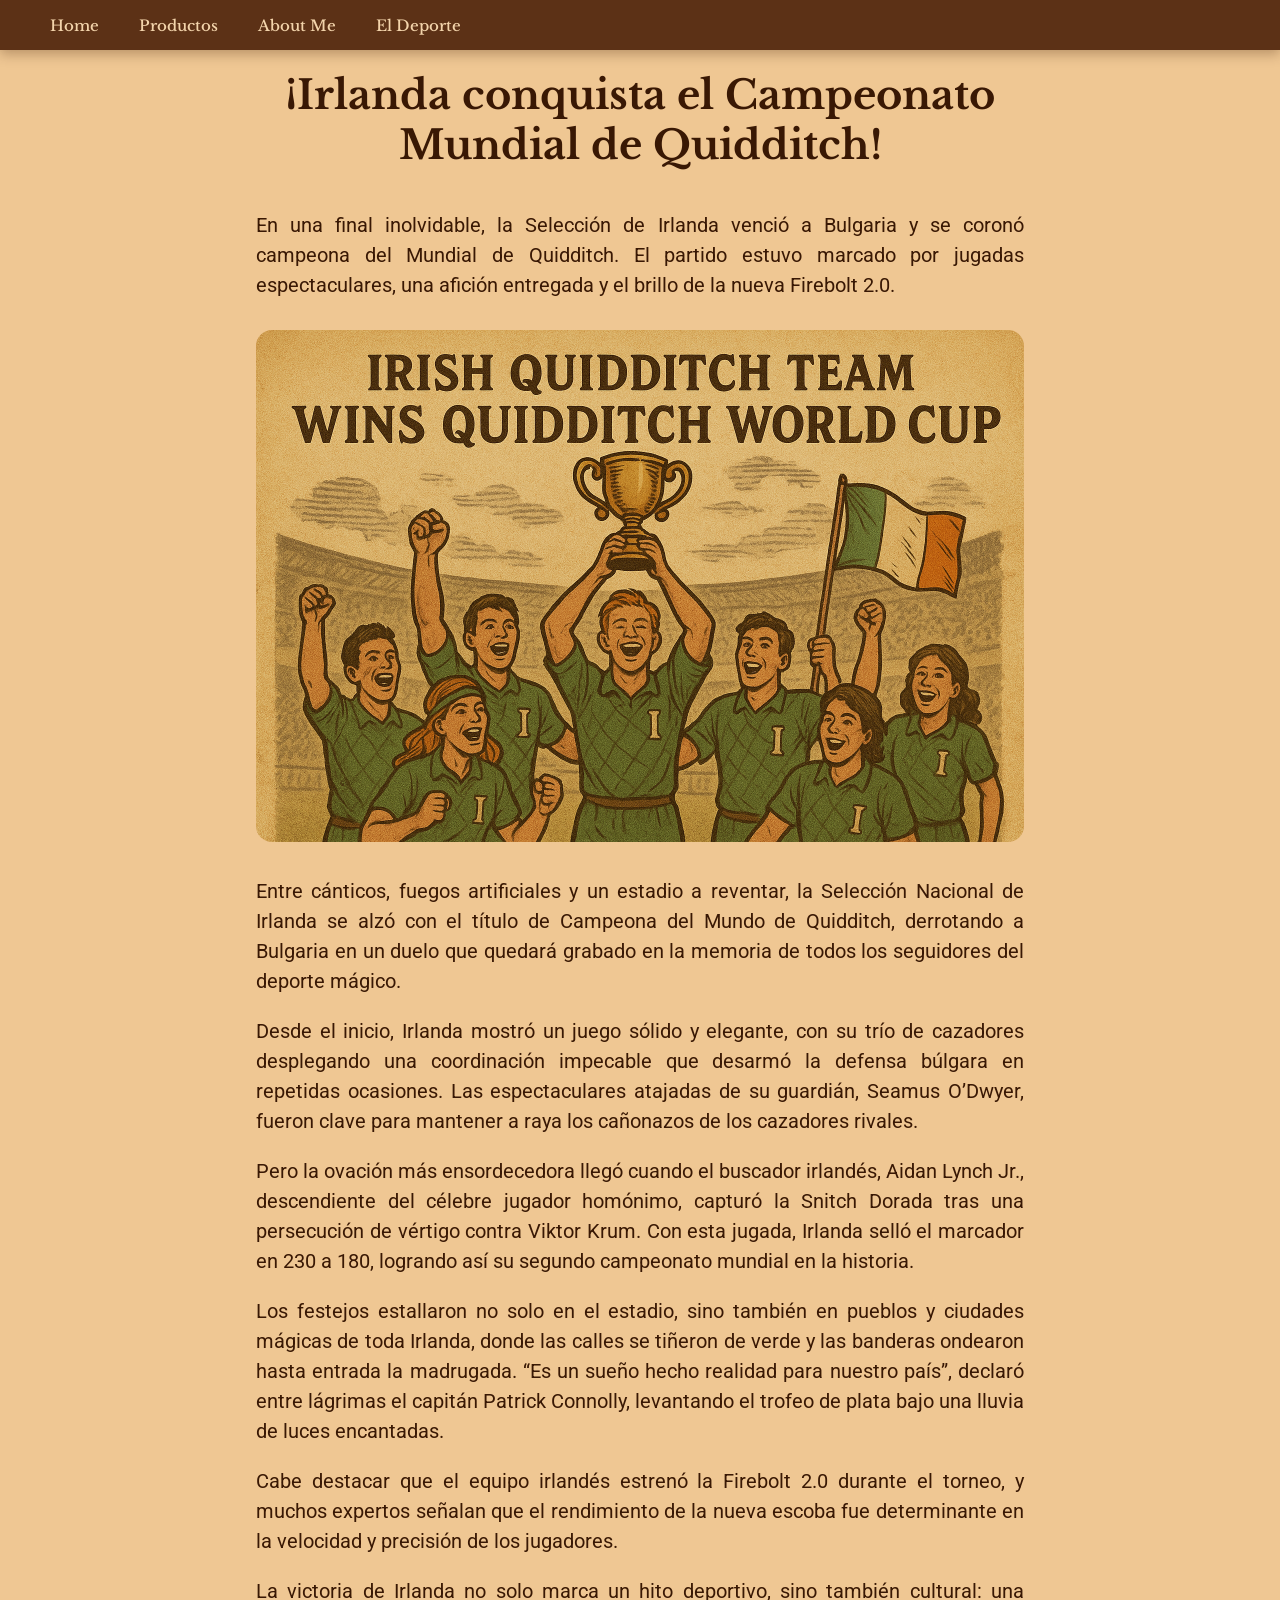
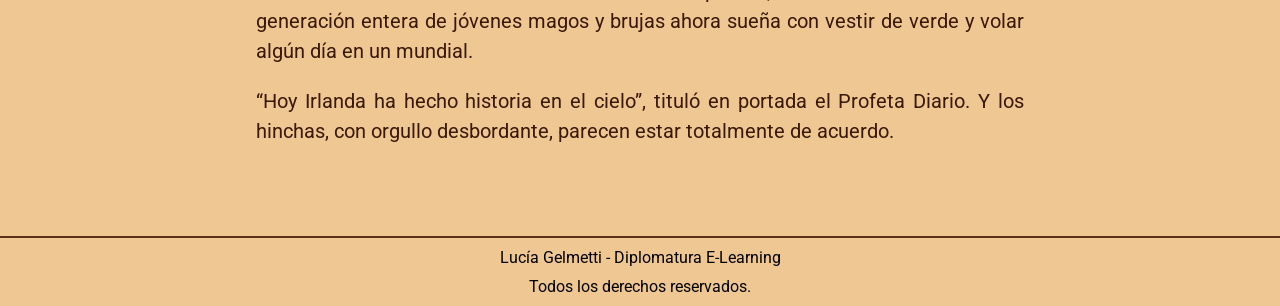
<file: Quidditch Supplies/unidad 4/pages/ireland.html>
<!DOCTYPE html>
<html lang="en">

<head>
  <meta charset="UTF-8">
  <meta name="viewport" content="width=device-width, initial-scale=1.0">
  <title>Quality Qudditch Supplies</title>
  <link rel="icon" href="../media/favicon-sinfondo.png">
  <link rel="stylesheet" href="noticias.css">
  <style>
    @import url('https://fonts.googleapis.com/css2?family=Libre+Baskerville:ital,wght@0,400;0,700;1,400&family=Montserrat:ital,wght@0,100..900;1,100..900&family=Roboto:ital,wght@0,100;0,300;0,400;0,500;0,700;0,900;1,100;1,300;1,400;1,500;1,700;1,900&display=swap');
    @import url('https://fonts.googleapis.com/css2?family=Libre+Baskerville:ital,wght@0,400;0,700;1,400&family=Montserrat:ital,wght@0,100..900;1,100..900&family=Roboto:ital,wght@0,100;0,300;0,400;0,500;0,700;0,900;1,100;1,300;1,400;1,500;1,700;1,900&family=Shadows+Into+Light+Two&display=swap');
  </style>
</head>

<body>
  <div class="navbar">
    <ul>
      <li><a href="../index.html">Home</a></li>
      <li><a href="productos.html">Productos</a></li>
      <li><a href="informacion.html">About Me</a></li>
      <li><a href="quidditch.html">El Deporte</a></li>
    </ul>
  </div>
  <div class="articulo">
    <h1 class="tile-articulo">¡Irlanda conquista el Campeonato Mundial de Quidditch!</h1>
    <div class="texto-articulo">
      <p>En una final inolvidable, la Selección de Irlanda venció a Bulgaria y se coronó campeona del Mundial de Quidditch. El
      partido estuvo marcado por jugadas espectaculares, una afición entregada y el brillo de la nueva Firebolt 2.0.</p>
    </div>
    <div class="imagen-articulo">
      <img src="../media/ireland.png" alt="Ireland Image">
    </div>
    <div class="texto-articulo">
      <p>Entre cánticos, fuegos artificiales y un estadio a reventar, la Selección Nacional de Irlanda se alzó con el título de
      Campeona del Mundo de Quidditch, derrotando a Bulgaria en un duelo que quedará grabado en la memoria de todos los
      seguidores del deporte mágico.</p>
      <p>Desde el inicio, Irlanda mostró un juego sólido y elegante, con su trío de cazadores desplegando una coordinación
      impecable que desarmó la defensa búlgara en repetidas ocasiones. Las espectaculares atajadas de su guardián, Seamus
      O’Dwyer, fueron clave para mantener a raya los cañonazos de los cazadores rivales.</p>
      <p>Pero la ovación más ensordecedora llegó cuando el buscador irlandés, Aidan Lynch Jr., descendiente del célebre jugador
      homónimo, capturó la Snitch Dorada tras una persecución de vértigo contra Viktor Krum. Con esta jugada, Irlanda selló el
      marcador en 230 a 180, logrando así su segundo campeonato mundial en la historia.</p>
      <p>Los festejos estallaron no solo en el estadio, sino también en pueblos y ciudades mágicas de toda Irlanda, donde las
      calles se tiñeron de verde y las banderas ondearon hasta entrada la madrugada. “Es un sueño hecho realidad para nuestro
      país”, declaró entre lágrimas el capitán Patrick Connolly, levantando el trofeo de plata bajo una lluvia de luces
      encantadas.</p>
      <p>Cabe destacar que el equipo irlandés estrenó la Firebolt 2.0 durante el torneo, y muchos expertos señalan que el
      rendimiento de la nueva escoba fue determinante en la velocidad y precisión de los jugadores.</p>
      <p>La victoria de Irlanda no solo marca un hito deportivo, sino también cultural: una generación entera de jóvenes magos y
      brujas ahora sueña con vestir de verde y volar algún día en un mundial.</p>
      <p>“Hoy Irlanda ha hecho historia en el cielo”, tituló en portada el Profeta Diario. Y los hinchas, con orgullo
      desbordante, parecen estar totalmente de acuerdo.</p>
    </div>
  </div>
</body>
<footer>
  <p>Lucía Gelmetti - Diplomatura E-Learning</p>
  <p>Todos los derechos reservados.</p>
</footer>
</html>
</file>
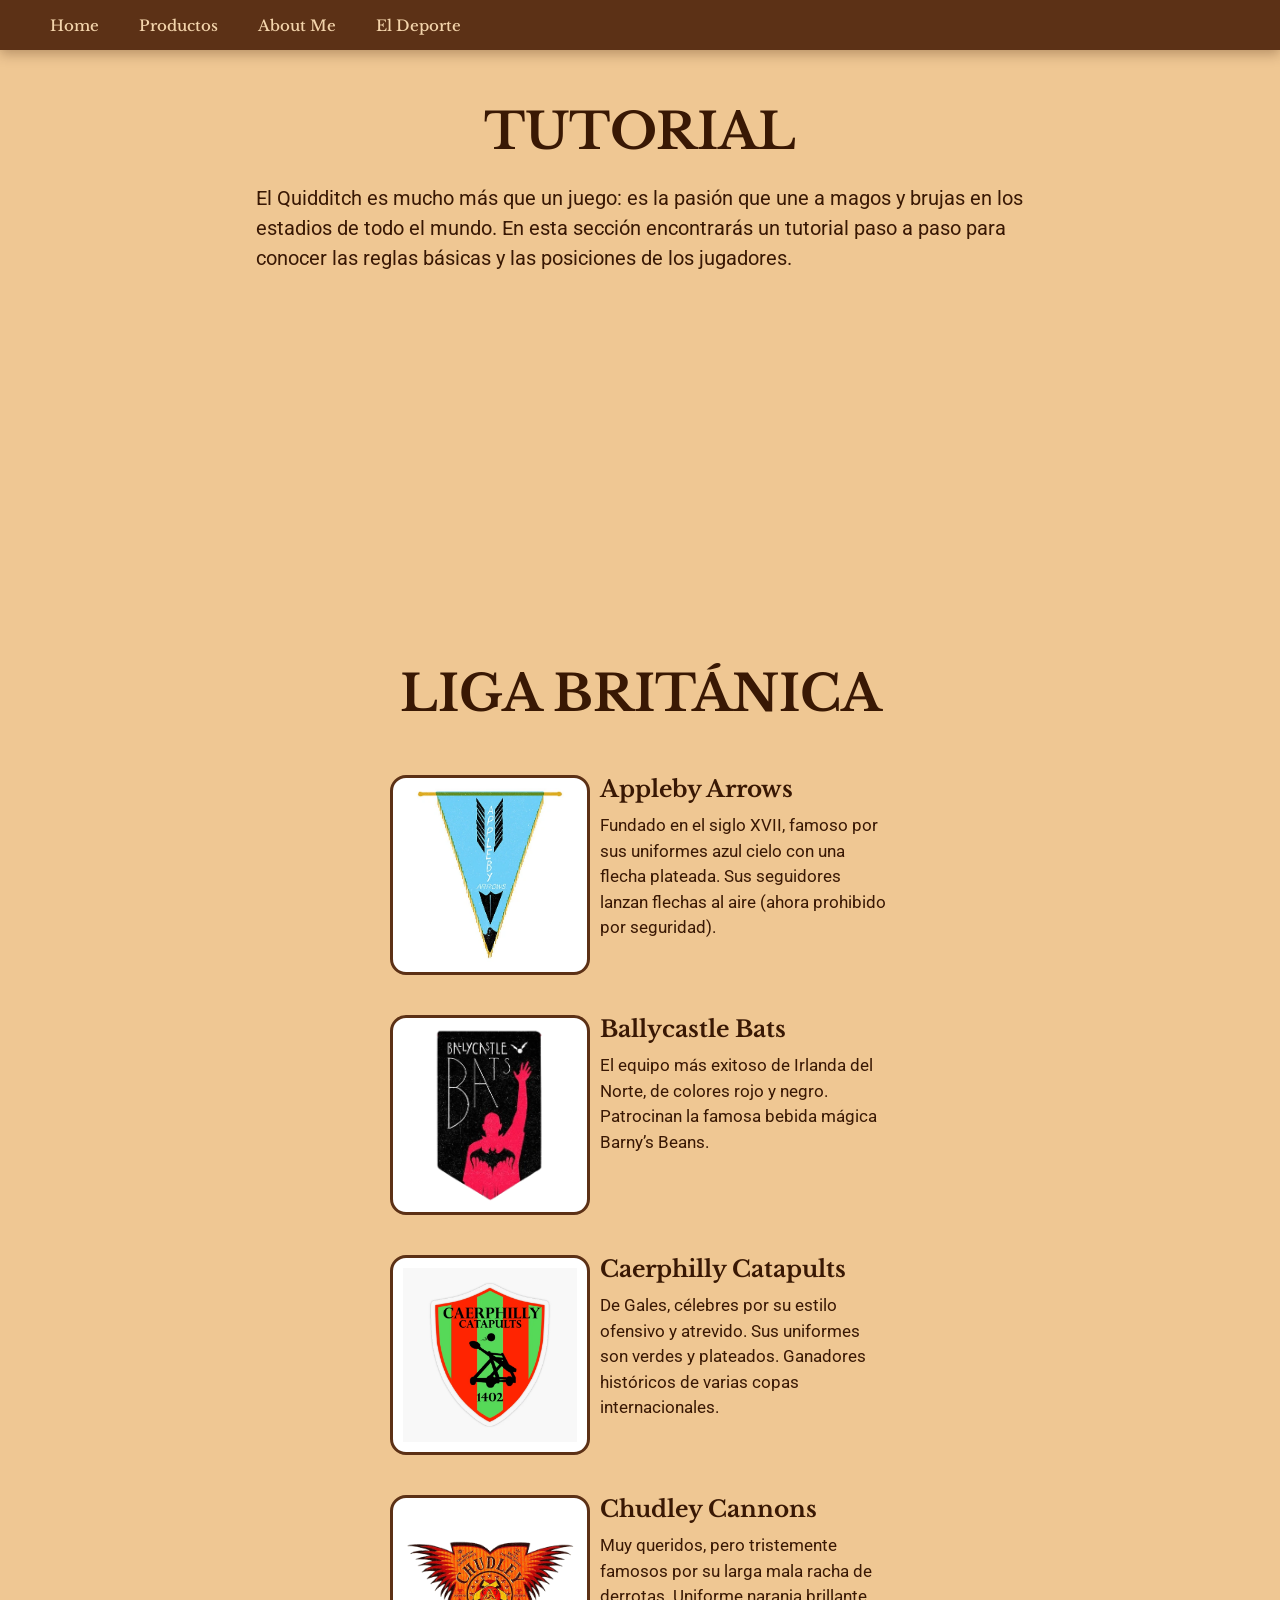
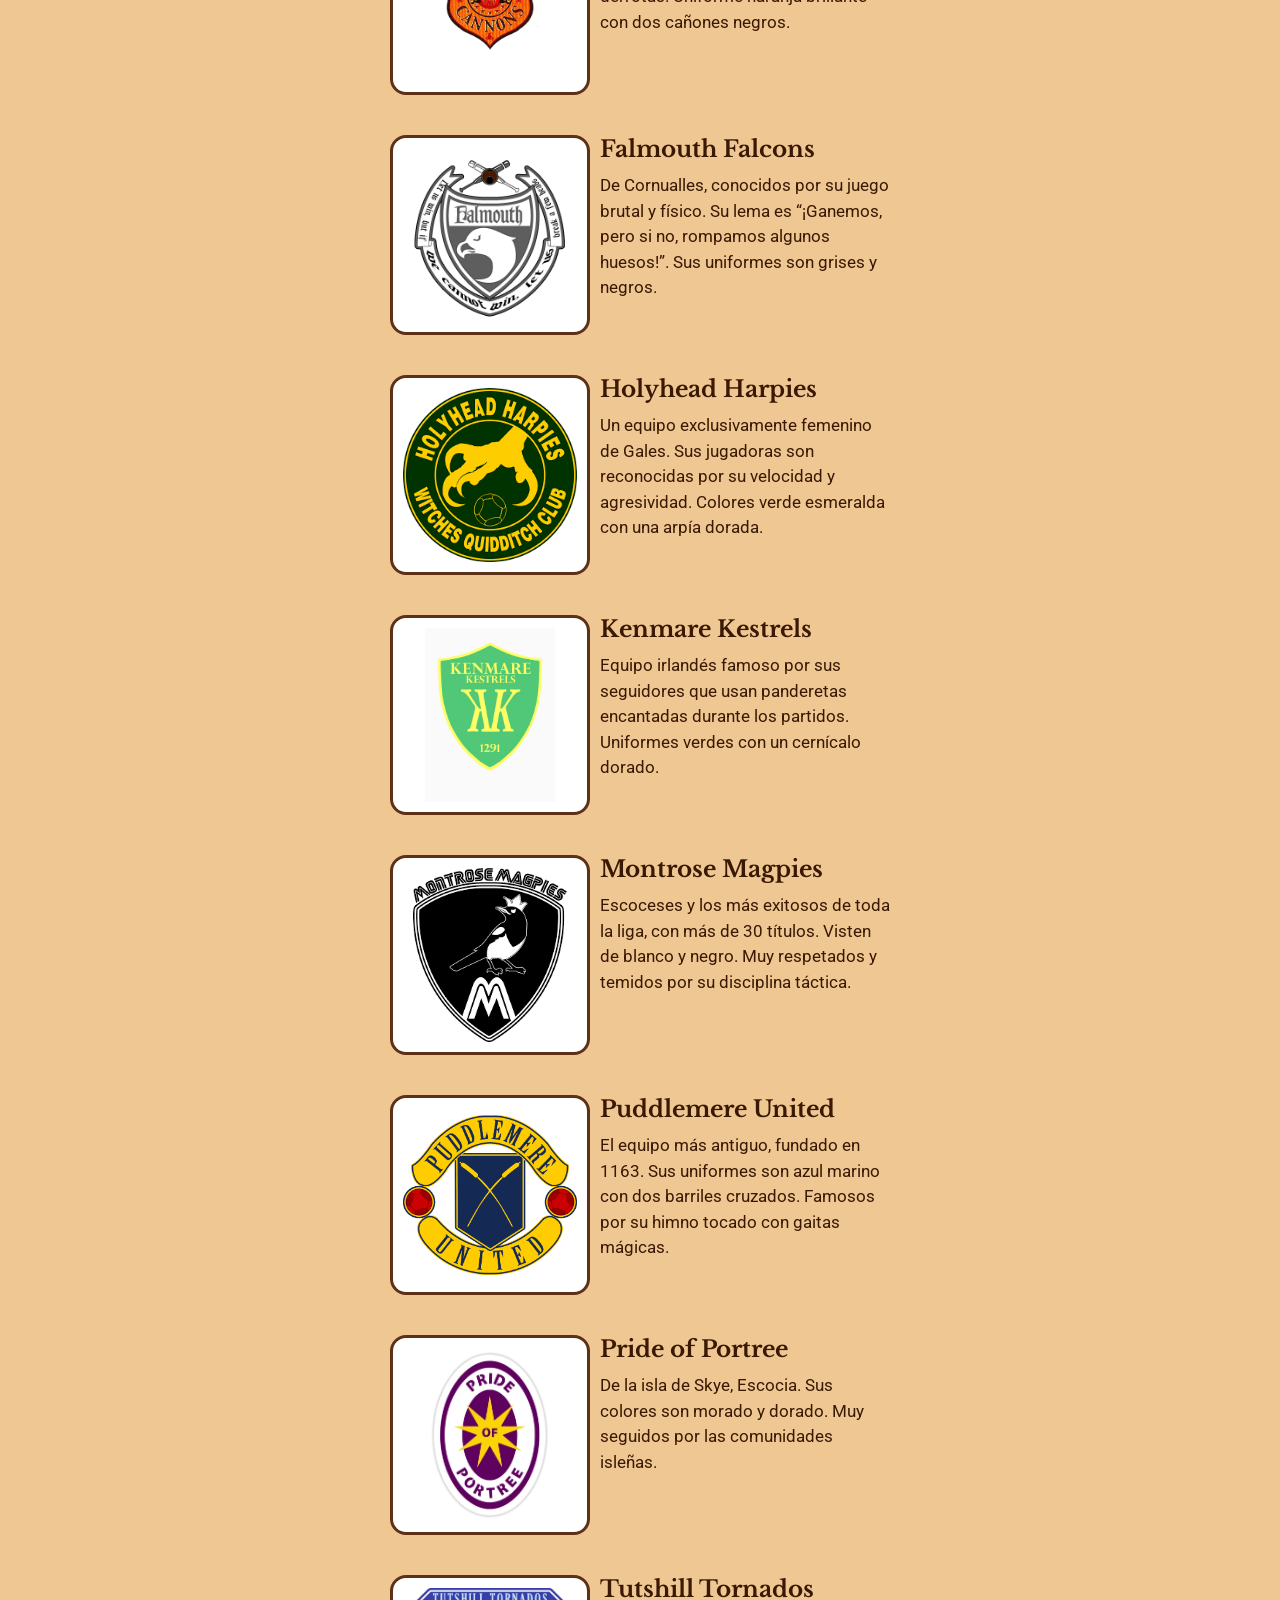
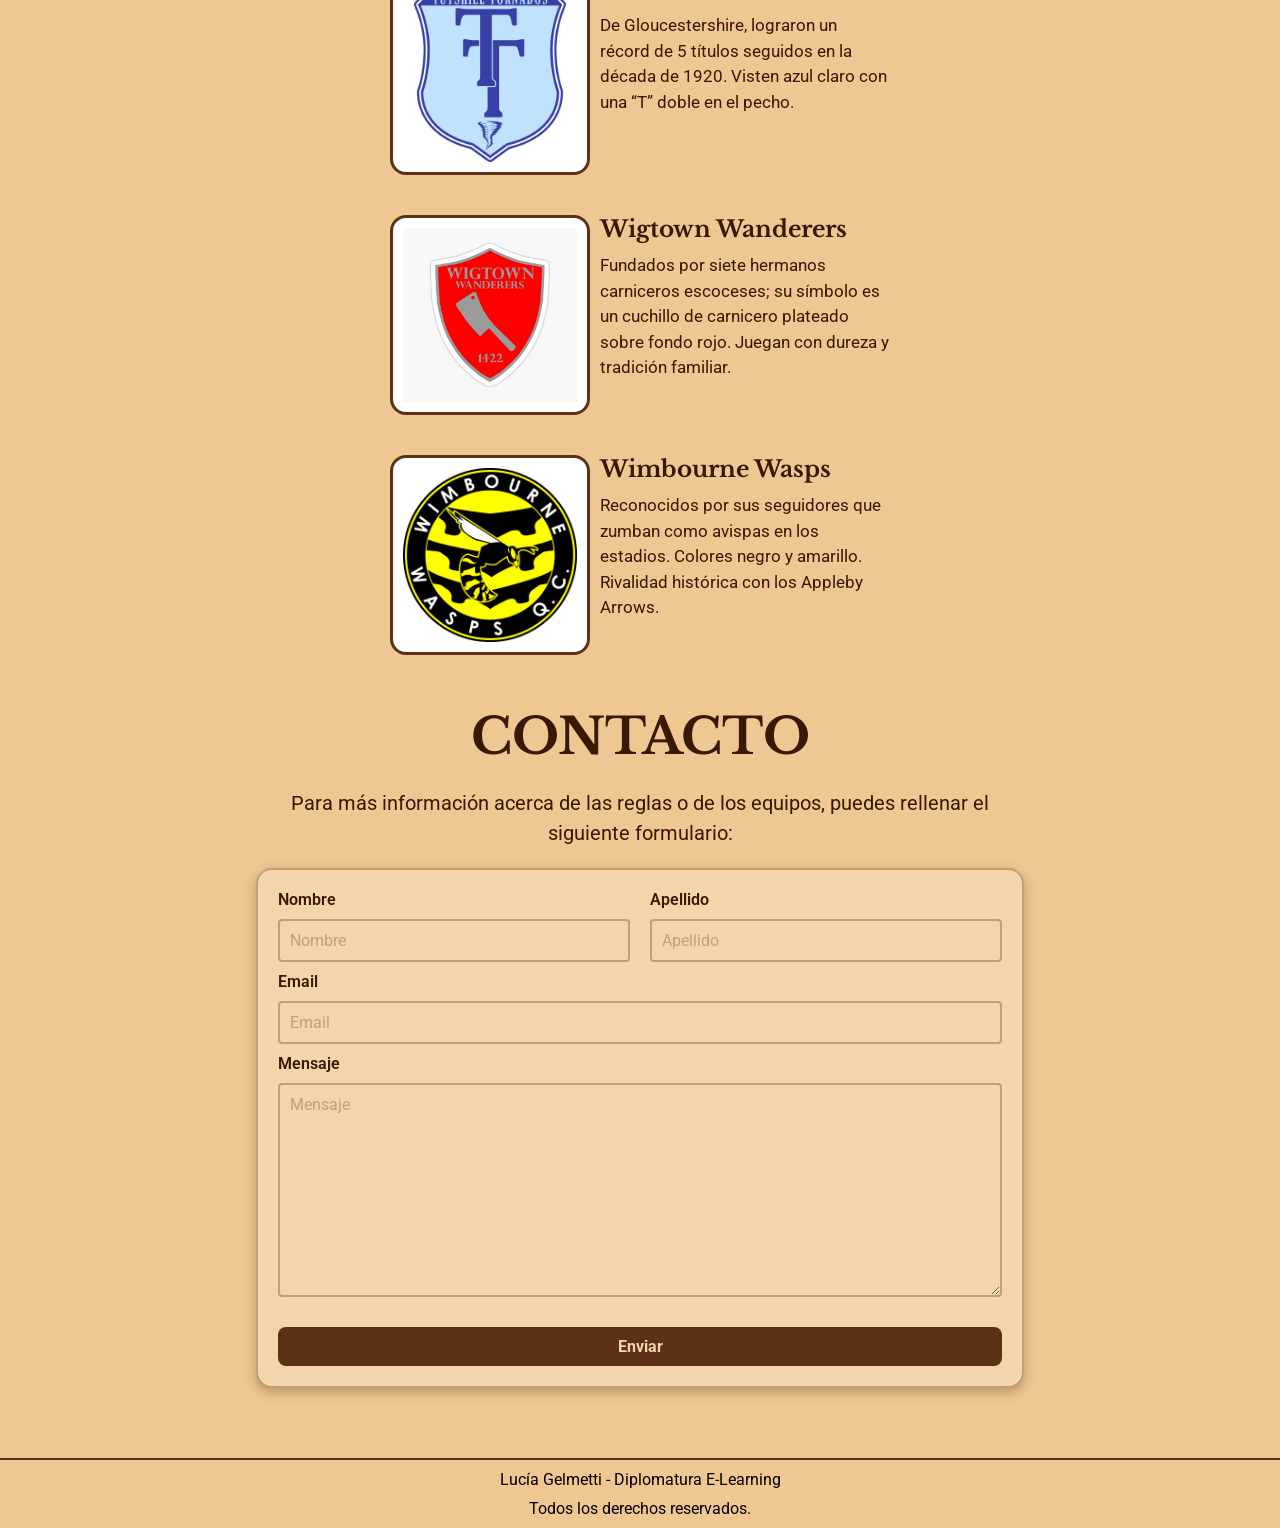
<file: Quidditch Supplies/unidad 4/pages/quidditch.html>
<!DOCTYPE html>
<html lang="en">

<head>
  <meta charset="UTF-8">
  <meta name="viewport" content="width=device-width, initial-scale=1.0">
  <title>Quality Qudditch Supplies</title>
  <link rel="icon" href="../media/favicon-sinfondo.png">
  <link rel="stylesheet" href="quidditch.css">
  <style>
    @import url('https://fonts.googleapis.com/css2?family=Libre+Baskerville:ital,wght@0,400;0,700;1,400&family=Montserrat:ital,wght@0,100..900;1,100..900&family=Roboto:ital,wght@0,100;0,300;0,400;0,500;0,700;0,900;1,100;1,300;1,400;1,500;1,700;1,900&display=swap');
    @import url('https://fonts.googleapis.com/css2?family=Libre+Baskerville:ital,wght@0,400;0,700;1,400&family=Montserrat:ital,wght@0,100..900;1,100..900&family=Roboto:ital,wght@0,100;0,300;0,400;0,500;0,700;0,900;1,100;1,300;1,400;1,500;1,700;1,900&family=Shadows+Into+Light+Two&display=swap');
  </style>
</head>

<body>
  <div class="navbar">
    <ul>
      <li><a href="../index.html">Home</a></li>
      <li><a href="productos.html">Productos</a></li>
      <li><a href="informacion.html">About Me</a></li>
      <li><a href="quidditch.html">El Deporte</a></li>
    </ul>
  </div>
  <main>
    <section id="multimedia">
      <h1 class="title">TUTORIAL</h1>
      <p>El Quidditch es mucho más que un juego: es la pasión que une a magos y brujas en los estadios de todo el mundo.
        En esta
        sección encontrarás un tutorial paso a paso para conocer las reglas básicas y las posiciones de los jugadores.
      </p>
      <iframe width="560" height="315" src="https://www.youtube.com/embed/thL8QAsPhK0" title="Tutorial de Quidditch"
        frameborder="0" allow="accelerometer; autoplay; clipboard-write; encrypted-media; gyroscope; picture-in-picture"
        allowfullscreen>
      </iframe>
    </section>
    <section id="liga-britanica">
      <h1 class="title">LIGA BRITÁNICA</h1>
      <div class="equipos">
        <div class="equipo">
          <div class="imagen-equipo">
            <img src="../media/Appleby_Arrows_PM.png" alt="appleby">
          </div>
          <div class="texto-equipo">
            <h2>Appleby Arrows</h2>
            <p>Fundado en el siglo XVII, famoso por sus uniformes azul cielo con una flecha plateada. Sus seguidores
              lanzan flechas
              al aire (ahora prohibido por seguridad).</p>
          </div>
        </div>

        <div class="equipo">
          <div class="imagen-equipo">
            <img src="../media/Ballycastle_Bats.png" alt="ballycastle">
          </div>
          <div class="texto-equipo">
            <h2>Ballycastle Bats</h2>
            <p>El equipo más exitoso de Irlanda del Norte, de colores rojo y negro. Patrocinan la famosa bebida mágica
              Barny’s
              Beans.</p>
          </div>
        </div>

        <div class="equipo">
          <div class="imagen-equipo">
            <img src="../media/catapults.png" alt="catapults">
          </div>
          <div class="texto-equipo">
            <h2>Caerphilly Catapults</h2>
            <p>De Gales, célebres por su estilo ofensivo y atrevido. Sus uniformes son verdes y plateados. Ganadores
              históricos de
              varias copas internacionales.</p>
          </div>
        </div>

        <div class="equipo">
          <div class="imagen-equipo">
            <img src="../media/ChudleyCannons.png" alt="chudley">
          </div>
          <div class="texto-equipo">
            <h2>Chudley Cannons</h2>
            <p>Muy queridos, pero tristemente famosos por su larga mala racha de derrotas. Uniforme naranja brillante
              con dos
              cañones negros.</p>
          </div>
        </div>

        <div class="equipo">
          <div class="imagen-equipo">
            <img src="../media/Falmouth.png" alt="falmouth">
          </div>
          <div class="texto-equipo">
            <h2>Falmouth Falcons</h2>
            <p>De Cornualles, conocidos por su juego brutal y físico. Su lema es “¡Ganemos, pero si no, rompamos algunos
              huesos!”.
              Sus uniformes son grises y negros.</p>
          </div>
        </div>

        <div class="equipo">
          <div class="imagen-equipo">
            <img src="../media/harpies.png" alt="harpies">
          </div>
          <div class="texto-equipo">
            <h2>Holyhead Harpies</h2>
            <p>Un equipo exclusivamente femenino de Gales. Sus jugadoras son reconocidas por su velocidad y agresividad.
              Colores verde esmeralda con una arpía dorada.</p>
          </div>
        </div>

        <div class="equipo">
          <div class="imagen-equipo">
            <img src="../media/kestrels.jpg" alt="kestrels">
          </div>
          <div class="texto-equipo">
            <h2>Kenmare Kestrels</h2>
            <p>Equipo irlandés famoso por sus seguidores que usan panderetas encantadas durante los partidos. Uniformes
              verdes con
              un cernícalo dorado.</p>
          </div>
        </div>

        <div class="equipo">
          <div class="imagen-equipo">
            <img src="../media/magpies.png" alt="magpies">
          </div>
          <div class="texto-equipo">
            <h2>Montrose Magpies</h2>
            <p>Escoceses y los más exitosos de toda la liga, con más de 30 títulos. Visten de blanco y negro. Muy
              respetados y
              temidos por su disciplina táctica.</p>
          </div>
        </div>

        <div class="equipo">
          <div class="imagen-equipo">
            <img src="../media/puddlemere.png" alt="puddlemere">
          </div>
          <div class="texto-equipo">
            <h2>Puddlemere United</h2>
            <p>El equipo más antiguo, fundado en 1163. Sus uniformes son azul marino con dos barriles cruzados. Famosos
              por su himno
              tocado con gaitas mágicas.</p>
          </div>
        </div>

        <div class="equipo">
          <div class="imagen-equipo">
            <img src="../media/portree.png" alt="portree">
          </div>
          <div class="texto-equipo">
            <h2>Pride of Portree</h2>
            <p>De la isla de Skye, Escocia. Sus colores son morado y dorado. Muy seguidos por las comunidades isleñas.
            </p>
          </div>
        </div>

        <div class="equipo">
          <div class="imagen-equipo">
            <img src="../media/tornados.jpg" alt="tornados">
          </div>
          <div class="texto-equipo">
            <h2>Tutshill Tornados</h2>
            <p>De Gloucestershire, lograron un récord de 5 títulos seguidos en la década de 1920. Visten azul claro con
              una “T”
              doble en el pecho.</p>
          </div>
        </div>

        <div class="equipo">
          <div class="imagen-equipo">
            <img src="../media/wanderers.jpg" alt="wanderers">
          </div>
          <div class="texto-equipo">
            <h2>Wigtown Wanderers</h2>
            <p>Fundados por siete hermanos carniceros escoceses; su símbolo es un cuchillo de carnicero plateado sobre
              fondo rojo.
              Juegan con dureza y tradición familiar.</p>
          </div>
        </div>

        <div class="equipo">
          <div class="imagen-equipo">
            <img src="../media/wasps.jpg" alt="wasps">
          </div>
          <div class="texto-equipo">
            <h2>Wimbourne Wasps</h2>
            <p>Reconocidos por sus seguidores que zumban como avispas en los estadios. Colores negro y amarillo.
              Rivalidad histórica
              con los Appleby Arrows.</p>
          </div>
        </div>
      </div>

    </section>
    <section id='formulario'>
      <h1 class="title">CONTACTO</h1>
      <p>Para más información acerca de las reglas o de los equipos, puedes rellenar el siguiente formulario:</p>
      <form class="form-contacto">
        <div class="nombre-apellido">
          <div class="columna">
            <label for="nombre">Nombre</label>
            <input type="text" id="nombre" name="nombre" placeholder="Nombre" required>
          </div>
          <div class="columna">
            <label for="apellido">Apellido</label>
            <input type="text" id="apellido" name="apellido" placeholder="Apellido" required>
          </div>
        </div>
        <label for="email">Email</label>
        <input type="email" id="email" name="email" placeholder="Email" required>
        <label for="mensaje">Mensaje</label>
        <textarea name="mensaje" id="mensaje" name="mensaje" rows="10" placeholder="Mensaje" required></textarea>
        <button type="submit">Enviar</button>
      </form>

    </section>

  </main>
  <footer>
    <p>Lucía Gelmetti - Diplomatura E-Learning</p>
    <p>Todos los derechos reservados.</p>
  </footer>
</body>

</html>
</file>
<file: Quidditch Supplies/unidad 3/style.css>
* {
  font-family: Calibri, sans-serif;
  padding: 0;
}

body {
  background-image: url("media/fondo.png");
}

h2 {
  color: #CC2EFA;
  margin: 15px 5px;
}

h1 {
  text-align: center;
  margin-top: 25px;
  color: #CC2EFA;
}

.paginas ul {
  margin-left: 5px;
  display: flex;
  list-style: none;
}

.paginas li {
  width: 300px;
  height: 50px;
  background-color: #F3F781;
  border: solid 2px #FFBF00;
  text-align: center;
  margin-right: 5px;
}

.paginas a {
  color: #FF4000;
  display: flex;
  align-items: center;
  justify-content: center;
  text-decoration: none;
  font-weight: bold;
  height: 100%;
  width: 100%;
}

.paginas li:hover {
  background-color: #F5DA81;
  transition: 0.2s;
}

.productos ul {
  margin-top: 20px;
  margin-left: 5px;
  list-style: none;
}

.productos li {
  background-color: #F5A9E1;
  border: dotted 2px #CC2EFA;
  width: 295px;
  height: 40px;
  margin-bottom: 10px;
}

.productos li:hover {
  background-color: #FE2E9A;
  transition: 0.2s;
}

.productos a {
  color: #6A0888;
  display: flex;
  align-items: center;
  justify-content: flex-end;
  text-decoration: none;
  font-weight: bold;
  height: 100%;
  width: 90%;
}
</file>
<file: Quidditch Supplies/unidad 4/index.css>
* {
  background-color: #efc793;
  font-family: Roboto, sans-serif;
  margin: 0;
  padding: 0;
  box-sizing: border-box;
}

.navbar {
  position: fixed;
  margin-top: 0;
  margin-left: 0;
  height: 50px;
  width:100%;
  background-color: #5c3116;
  z-index: 1000;
  box-shadow: 0 4px 12px rgba(57, 24, 4, 0.3);
}

.navbar ul {
  margin: 0;
  padding-left: 50px;
  display: flex;
  flex-direction: row;
  height: 100%;
  align-items: center;
  background-color: #5c3116;
  gap: 40px;
  border: none;
  outline: none;
}

.navbar li {
  list-style: none;
  border: none;
  outline: none;
}

.navbar a {
  color: #f3d4ab;
  background-color: #5c3116;
  font-family: "Libre Baskerville", serif;
  font-weight: 500;
  font-size: 15px;
  text-decoration: none;
  border: none;
  outline: none;
  height: 100%;
  display: flex;
  align-items: center;
}

.navbar a:hover {
  border-bottom: 2px solid #f3d4ab;
  transition: 0.1s;
}

.banner {
  display: flex;
  flex-direction: row;
  max-height: 600px;
  width: 100%;
}

.banner img {
  margin-top: 50px;
  margin-bottom: 50px;
  width: 100%;
}

.title {
  font-weight: 900;
  font-family: "Libre Baskerville", serif;
  text-align: center;
  font-size: 50px;
  color: #391804;
}

.portal-noticias {
  display: flex;
  justify-content: center;
  flex-direction: column;
  align-items: center;
  gap: 30px;
  margin-bottom: 50px;
}

.noticia h2 {
  color: #391804;
  margin-bottom: 20px;
  background-color: #f3d4ab;
  font-family: "Libre Baskerville", serif;
  font-size: 25px;
  font-weight: 900;
}

.noticia p {
  color: #391804;
  font-size: 18px;
  background-color: #f3d4ab;
  margin-bottom: 20px;
  line-height: 1.5;
}

.noticia {
  margin-top: 50px;
  display: flex;
  align-items: center;
  gap: 20px;
  max-width: 75%;
  background-color: #f3d4ab;
  border: solid 2px #c1a076;
  border-radius: 16px;
  box-shadow: 0 4px 12px rgba(57, 24, 4, 0.3);
}

.imagen-noticia {
  width: 100%;
  max-width: 600px;
  height: auto;
  border-radius: 16px;
}

.texto-noticia {
  flex: 1;
  margin-right: 20px;
  background-color: #f3d4ab;
  align-items: center;
}

.noticia a {
  color:#391804;
  font-weight: bold;
  background-color: #f3d4ab;
  font-family: "Libre Baskerville", serif;
  font-size: 18px;
  text-decoration: none;
}

.noticia a:hover {
  color: #5c3116;
  text-decoration:underline;
}

footer {
  margin-top: 70px;
  border-top: solid 2px #5c3116;
  width: 100%;
  text-align: center;
  margin-bottom: 0px;
}

footer p {
  font-size: 16px;
  margin: 10px auto;
}
/*otros colores: 802e0e, ba5c0f*/
@media (max-width: 1280px) {
  .navbar a {
    font-size: 14px;
    margin: auto;
  }
  .noticia {
    flex-direction: column;
    align-items: center;
    text-align: center;
  }
  footer p {
    font-size: 14px;
  }

  .imagen-noticia {
    width: 100%;
    max-width: 100%;
    border-radius: 16px;
  }

  .texto-noticia {
    margin: 20px;
    text-align: justify;
    padding: 10px;
  }

  .title {
    font-size: 40px;
    max-width: 75%;
    margin: 0 auto;
  }

  .noticia a {
    font-size: 15px;
  }

  .noticia p {
    font-size: 18px;
  }

  .noticia h2 {
    font-size: 20px;
  }

  .noticia {
    max-width: 75%;
  }
  .navbar ul {
    gap: 25px;
    justify-content: center;
    padding-left: 0px;
  }

  .navbar a {
    font-size: 13px;
  }
}
@media (max-width: 480px) {
  .noticia {
    flex-direction: column;
    align-items: center;
    text-align: center;
  }
  .navbar a {
    font-size: 14px;
  }

  .imagen-noticia {
    width: 100%;
    max-width: 100%;
    border-radius: 16px;
  }

  .texto-noticia {
    margin: 20px;
    text-align: justify;
    padding: 10px;
  }

  .noticia h2 {
    font-size: 22px;
  }
  .title {
    font-size: 35px;
    max-width: 90%;
    margin: 0 auto;
  }
  .noticia a {
    font-size: 15px;
  }
  .noticia p {
    font-size: 15px;
  }
  .noticia h2 {
    font-size: 18px;
  }
  .noticia {
    max-width: 90%;
  }
  footer p {
    font-size: 12px;
  }
  .navbar ul {
    gap: 20px;
    justify-content: center;
    padding-left: 0px;
  }

  .navbar a {
    font-size: 12px;
  }
}
</file>
<file: Agenda/style.css>
body {
  font-family: "National Park", sans-serif;
  font-optical-sizing: auto;
  font-weight: 400;
  font-style: normal;
  background-color: #e9d2e7;
}

.titulo {
  font-family: "Dancing Script", cursive;
  font-optical-sizing: auto;
  font-weight: 600;
  font-style: normal;
  font-size: 55px;
  text-align: center;
  color: #2f0b2c;
}

#frase {
  text-align: center;
  font-family: "Dancing Script", cursive;
  font-weight: 200;
  font-size: 35px;
}

#agregar-tarea {
  border: 2px solid #5b1e56;
  border-radius: 12px;
  padding: 15px;
  width: 700px;
  margin-left: auto;
  margin-right: auto;
  background-color: #bd8fba;
  display: flex;
  align-items: center;
  justify-content: space-between;
  gap: 10px;
  box-shadow: 0 3px 8px rgba(0, 0, 0, 0.08);
  margin-top: 40px;
}

#agregar-tarea input {
  border: 1px solid #5b1e56;
  border-radius: 8px;
  padding: 10px;
  width: 70%;
  font-size: 15px;
}

#agregar-tarea button {
  border: 2px solid #5b1e56;
  border-radius: 8px;
  padding: 9px;
  cursor: pointer;
  transition: 0.3s ease;
  background-color: #6d3368;
  color: #ffffff;
  font-size: 14px;
}

#agregar-tarea button:hover {
  transform: scale(1.05);
}

#agregar-tarea select {
  border: 1px solid #5b1e56;
  border-radius: 8px;
  padding: 9px;
  width: 100px;
  font-size: 14px;
}

#lista-tareas {
  margin-top: 30px;
  width: 700px;
  margin-left: auto;
  margin-right: auto;
  align-items: center;
}

.tarea {
  margin-left: -12px;
  display: flex;
  flex-direction: row;
  width: 100%;
  font-size: 16px;
  border: 2px solid #6d3368;
  border-radius: 12px;
  padding: 10px;
  background-color: #ffffff;
  align-items: center;
  box-shadow: 0 3px 8px rgba(0, 0, 0, 0.08);
  justify-content: space-between; 
  margin-bottom: 20px;
}

.tarea button {
  border: none;
  background-color: #ffffff;
}

.tarea img {
  width: 20px;
  object-fit: cover;
  cursor: pointer;
  transition: 0.3s ease;
}

.tarea img:hover {
  transform: scale(1.1);
}

.prioridad-Baja {
  border-radius: 10px;
  padding: 6px;
  border: 2px solid #6dbf7b;
  background-color: #e6f4ea;
  color: #2e7d32;
  font-size: 14px;
}

.prioridad-Media {
  border-radius: 10px;
  padding: 6px;
  border: 2px solid #e0b84c;
  background-color: #fff4d6;
  color: #9a6d00;
  font-size: 14px;
}

.prioridad-Alta {
  border-radius: 10px;
  padding: 6px;
  border: 2px solid #d66a6a;
  background-color: #fde2e2;
  color: #9c1f1f;
  font-size: 14px;
}

#contador {
  text-align: center;
  font-weight: 500;
  font-size: 15px;
  margin-bottom: 30px;
}

.contenedor-filtro {
  width: 700px;
  margin-left: auto;
  margin-right: auto;
 margin-top: 30px;
}

#filtro {
  border: 1px solid #5b1e56;
  border-radius: 8px;
  padding: 9px;
  width: 100px;
  font-size: 14px;
}
</file>
<file: Memotest/style.css>
body {
  font-family: "National Park", sans-serif;
  margin: 0;
  padding: 0;
}

/*main*/
.mainPage {
  display: flex;
  align-items: center;
  justify-content: center;
  margin: auto;
  margin-top: 100px;
}

.banner {
  background-position: center;
  background-repeat: no-repeat;
  background-image: url('media/banner.png');
  height: 450px;
  width: 700px;
  margin-top: 70px;
  border: 5px solid #502c69;
  box-shadow: 6px 6px #e36e94;
  border-radius: 30px;
  display: flex;
  align-items: center;
  justify-content: center;
  transition: transform 0.3s ease;
}

.banner:hover {
  transform: scale(1.02);
}

#buttonStart {
  font-weight: 800;
  background-color: #fefefd;
  border: 3px solid #502c69;
  box-shadow: 4px 4px #e36e94;
  color: #502c69;
  border-radius: 12px;
  padding: 10px;
  cursor: pointer;
  transition: transform 0.3s ease;
  font-size: 16px;
  text-decoration: none;
  width: 150px;
  text-align: center;
  margin-top: 250px;
}

#buttonStart:hover {
  transform: scale(1.1);
}

/*form*/
.formPage, .gamePage {
  background-position: center;
  background-size: cover;
  background-repeat: no-repeat;
  background-image: url('media/fondo3.png');
  height: 100vh;
  display: flex;
  align-items: center;
  justify-content: center;
}

#personalData {
  background-color: #fefefd;
  border: 5px solid #502c69;
  box-shadow: 6px 6px #e36e94;
  border-radius: 20px;
  color: #502c69;
  padding: 14px;
  display: flex;
  flex-direction: column;
  width: 500px;
  transition: transform 0.3s ease;
}

#personalData:hover {
  transform: scale(1.02);
}

#personalData h2 {
  font-weight: 800;
  text-align: center;
  margin-bottom: 30px;
}

input {
  margin-bottom: 20px;
  padding: 6px;
  font-family: "National Park", sans-serif;
  border-radius: 6px;
  border: 2px solid #502c69;
}

input:focus {
  border: 2px solid #e36e94;
  outline: none;
}

label {
  margin-bottom: 5px;
  font-weight: 600;
}

.columns {
  display: flex;
  flex-direction: row;
  gap: 20px;
}

.column {
  display: flex;
  flex-direction: column;
  width: 50%;
}

#buttonData {
  font-weight: 800;
  background-color: #fefefd;
  border: 3px solid #502c69;
  box-shadow: 4px 4px #e36e94;
  color: #502c69;
  border-radius: 12px;
  padding: 10px;
  cursor: pointer;
  transition: transform 0.3s ease;
  font-size: 16px;
  text-decoration: none;
  width: 150px;
  text-align: center;
  font-family: "National Park", sans-serif;
  align-self: center;
  margin-top: 20px;
  margin-bottom: 30px;
}

#buttonData:hover {
  transform: scale(1.1);
}

/*game*/
#cards {
  max-width: 800px;
  display: flex;
  flex-direction: row;
  gap: 20px;
  flex-wrap: wrap;
}

.card {
  width: 150px;
  height: 150px;
  cursor: pointer;
  overflow: hidden;
  border-radius: 20px;
  border: 5px solid #502c69;
  box-shadow: 4px 4px #e36e94;
  transition: transform 0.5s ease;
}

.card img {
  object-fit: contain;
  width: 100%;
  height: 100%;
}

.card:hover {
  transform: scale(1.02);
}

.card .front {
  display: none;
}

.card.flipped .front {
  display: block;
}

.card.flipped .back {
  display: none;
}

.overlay {
  display: none;
  position: fixed;
  inset: 0;
  background: rgba(0, 0, 0, 0.5);
  z-index: 1000;
  justify-content: center;
  align-items: center;
}

.popup {
  background-color: #fefefd;
  border: 5px solid #502c69;
  box-shadow: 6px 6px #e36e94;
  border-radius: 20px;
  color: #502c69;
  width: 500px;
  z-index: 1001;
  margin: auto;
  margin-top: 250px;
}

.popup h2 {
  margin-top: 50px;
  text-align: center;
}

.popup p {
  margin-bottom: 50px;
  text-align: center;
}
</file>
<file: Quidditch Supplies/unidad 4/pages/noticias.css>
* {
  background-color: #efc793;
  font-family: Roboto, sans-serif;
  margin: 0;
  padding: 0;
}

.navbar {
  position: fixed;
  margin-top: 0;
  margin-left: 0;
  height: 50px;
  width: 100%;
  background-color: #5c3116;
  z-index: 1000;
  box-shadow: 0 4px 12px rgba(57, 24, 4, 0.3);
}

.navbar ul {
  margin: 0;
  padding-left: 50px;
  display: flex;
  flex-direction: row;
  height: 100%;
  align-items: center;
  background-color: #5c3116;
  gap: 40px;
  border: none;
  outline: none;
}

.navbar li {
  list-style: none;
  border: none;
  outline: none;
}

.navbar a {
  color: #f3d4ab;
  background-color: #5c3116;
  font-family: "Libre Baskerville", serif;
  font-weight: 500;
  font-size: 15px;
  text-decoration: none;
  border: none;
  outline: none;
  height: 100%;
  display: flex;
  align-items: center;
}

.navbar a:hover {
  border-bottom: 2px solid #f3d4ab;
  transition: 0.1s;
}

.articulo {
  display: flex;
  flex-direction: column;
  align-items: center;
  max-width: 60%;
  margin: 0 auto;
}

.tile-articulo {
  margin-top: 70px;
  font-weight: 900;
  font-family: "Libre Baskerville", serif;
  text-align: center;
  font-size: 40px;
  color: #391804;
  margin-bottom: 20px;
  max-width: 100%;
}

.texto-articulo {
  text-align: justify;
  max-width: 100%;
}

.texto-articulo p {
  margin-bottom: 20px;
  margin-top: 20px;
  font-size: 20px;
  line-height: 1.5;
  color: #391804;
}

.imagen-articulo {
  margin: 10px 0;
  width: 100%;
}

.imagen-articulo img {
  width: 100%;
  height: auto;
  border-radius: 16px;
}

footer {
  margin-top: 70px;
  border-top: solid 2px #5c3116;
  width: 100%;
  text-align: center;
  margin-bottom: 0px;
}

footer p {
  font-size: 16px;
  margin: 10px auto;
}
@media (max-width: 768px) {
  footer p {
    font-size: 14px;
  }
  .texto-articulo p {
    font-size: 18px;
    text-align: justify;
  }
  .tile-articulo {
    font-size: 30px;
  }

  .articulo {
    max-width: 75%;
  }
  .navbar ul {
    gap: 25px;
    justify-content: center;
    padding-left: 0px;
  }

  .navbar a {
    font-size: 13px;
  }
}

@media (max-width: 480px) {
  .articulo {
    max-width: 90%;
  }
  .texto-articulo p {
    font-size: 15px;
    text-align: justify;
  }
  .tile-articulo {
    font-size: 25px;
  }
  footer p {
    font-size: 12px;
  }
  .navbar ul {
    gap: 20px;
    justify-content: center;
    padding-left: 0px;
  }

  .navbar a {
    font-size: 12px;
  }
}
</file>
<file: Quidditch Supplies/unidad 4/pages/informacion.css>
* {
  background-color: #efc793;
  font-family: Roboto, sans-serif;
  margin: 0;
  padding: 0;
}

.navbar {
  position: fixed;
  margin-top: 0;
  margin-left: 0;
  height: 50px;
  width: 100%;
  background-color: #5c3116;
  z-index: 1000;
  box-shadow: 0 4px 12px rgba(57, 24, 4, 0.3);
}

.navbar ul {
  margin: 0;
  padding-left: 50px;
  display: flex;
  flex-direction: row;
  height: 100%;
  align-items: center;
  background-color: #5c3116;
  gap: 40px;
  border: none;
  outline: none;
}

.navbar li {
  list-style: none;
  border: none;
  outline: none;
}

.navbar a {
  color: #f3d4ab;
  background-color: #5c3116;
  font-family: "Libre Baskerville", serif;
  font-weight: 500;
  font-size: 15px;
  text-decoration: none;
  border: none;
  outline: none;
  height: 100%;
  display: flex;
  align-items: center;
}

.navbar a:hover {
  border-bottom: 2px solid #f3d4ab;
  transition: 0.1s;
}

.articulo {
  display: flex;
  flex-direction: column;
  align-items: center;
  max-width: 60%;
  margin: 0 auto;
}

.tile-articulo {
  margin-top: 70px;
  font-weight: 900;
  font-family: "Libre Baskerville", serif;
  text-align: center;
  font-size: 40px;
  color: #391804;
  margin-bottom: 20px;
  max-width: 100%;
}

.texto-articulo {
  text-align: justify;
  max-width: 100%;
}

.texto-articulo p {
  margin-bottom: 20px;
  margin-top: 20px;
  font-size: 20px;
  line-height: 1.5;
  color: #391804;
}

.imagen-articulo {
  margin: 10px 0;
  width: 100%;
}

.imagen-articulo img {
  width: 100%;
  height: auto;
  border-radius: 16px;
}

footer {
  margin-top: 70px;
  border-top: solid 2px #5c3116;
  width: 100%;
  text-align: center;
  margin-bottom: 0px;
}

footer p {
  font-size: 16px;
  margin: 10px auto;
}

.animacion-texto {
  margin-top: 100px;
  display: flex;
  justify-content: center;
}

.animacion-texto p {
  font-family: "Shadows Into Light Two", cursive;
  font-weight: 400;
  font-style: normal;
  font-size: 35px;
  margin-inline: auto;
  overflow: hidden;
  white-space: nowrap;
  border-right: 1px solid;
  /*steps es la cant de caracteres*/
  animation: typing 3s steps(13) forwards,
    blink 1s step-end infinite;
}

.social-icons {
  display: flex;
  gap: 40px;
  justify-content: center;
  margin: 20px 0;
}

.social-icons a {
  font-size: 30px;
  color: #391804;
  transition: color 0.3s;
}

.social-icons a:hover {
  color: #a36641;
}

@keyframes typing {
  from {
    width: 0;
  }

  to {
    width: 100%;
  }
}

@keyframes blink {
  50% {
    border-color: transparent;
  }
}

@media (max-width: 1024px) {}

@media (max-width: 768px) {
  .articulo {
    max-width: 75%;
  }

  .texto-articulo p {
    font-size: 18px;
  }

  .animacion-texto p {
    font-size: 32px;
  }
  footer p {
    font-size: 14px;
  }
  .navbar ul {
    gap: 25px;
    justify-content: center;
    padding-left: 0px;
  }

  .navbar a {
    font-size: 13px;
  }
}

@media (max-width: 480px) {
  .articulo {
    max-width: 90%;
  }
  .texto-articulo p {
    font-size: 15px;
  }
  .animacion-texto p {
    font-size: 30px;
  }
  footer p {
    font-size: 12px;
  }
  .navbar ul {
    gap: 20px;
    justify-content: center;
    padding-left: 0px;
  }

  .navbar a {
    font-size: 12px;
  }
}
</file>
<file: Quidditch Supplies/unidad 4/pages/quidditch.css>
* {
  background-color: #efc793;
  font-family: Roboto, sans-serif;
  margin: 0;
  padding: 0;
  box-sizing: border-box;
}

main {
  padding-top: 50px;
}

.navbar {
  position: fixed;
  top: 0;
  left: 0;
  margin: 0;
  height: 50px;
  width: 100%;
  background-color: #5c3116;
  z-index: 1000;
  box-shadow: 0 4px 12px rgba(57, 24, 4, 0.3);
}

.navbar ul {
  margin: 0;
  padding-left: 50px;
  display: flex;
  flex-direction: row;
  height: 100%;
  align-items: center;
  background-color: #5c3116;
  gap: 40px;
  border: none;
  outline: none;
}

.navbar li {
  list-style: none;
  border: none;
  outline: none;
}

.navbar a {
  color: #f3d4ab;
  background-color: #5c3116;
  font-family: "Libre Baskerville", serif;
  font-weight: 500;
  font-size: 15px;
  text-decoration: none;
  border: none;
  outline: none;
  height: 100%;
  display: flex;
  align-items: center;
}

.navbar a:hover {
  border-bottom: 2px solid #f3d4ab;
  transition: 0.1s;
}

.title {
  margin-top: 50px;
  font-weight: 900;
  font-family: "Libre Baskerville", serif;
  text-align: center;
  font-size: 50px;
  color: #391804;
}

main {
  padding-top: 50px;
}

#multimedia {
  max-width: 60%;
  margin: 0 auto;
}

#multimedia p {
  margin-bottom: 20px;
  margin-top: 20px;
  font-size: 20px;
  line-height: 1.5;
  color: #391804;
}

#multimedia video {
  width: 100%;
}

.equipos {
  padding-top: 50px;
  max-width: 75%;
  margin: 0 auto;
  display: flex;
  flex-direction: row;
  flex-wrap: wrap;
  gap: 40px;
  justify-content: center;
}

.equipo {
  width: 500px;
  height: 200px;
  display: flex;
  flex-direction: row;
}

.imagen-equipo {
  width: 200px;
  height: 200px;
  background-color: #ffff;
  border-radius: 16px;
  border: 3px solid #5c3116;
  display: flex;
  align-items: center;
  justify-content: center;
  overflow: hidden;
  flex-shrink: 0;
}

.imagen-equipo img {
  max-width: 90%;
  max-height: 90%;
  object-fit: contain;
  background-color: #fff;
  display: block;
}

.texto-equipo {
  margin-left: 10px;
  flex: 1;
}

.equipo h2 {
  color: #391804;
  margin-bottom: 10px;
  font-family: "Libre Baskerville", serif;
  font-size: 23px;
  font-weight: 900;
}

.equipo p {
  color: #391804;
  font-size: 17px;
  margin-bottom: 20px;
  line-height: 1.5;
}

#formulario {
  max-width: 60%;
  margin: 0 auto;
}

#formulario p {
  margin-bottom: 20px;
  margin-top: 20px;
  font-size: 20px;
  line-height: 1.5;
  color: #391804;
  text-align: center;
}

.form-contacto {
  padding: 20px;
  display: flex;
  flex-direction: column;
  gap: 10px;
  background-color: #f3d4ab;
  border: solid 2px #c1a076;
  border-radius: 16px;
  box-shadow: 0 4px 12px rgba(57, 24, 4, 0.3);
}

.form-contacto label {
  background-color: #f3d4ab;
  font-weight: 600;
  color: #391804;
}

.form-contacto input, textarea {
  border: solid 2px #c1a076;
  border-radius: 4px;
  font-size: 16px;
  padding: 10px;
  background-color: #f3d4ab;
  color: #391804;
}

.form-contacto input:focus,
.form-contacto textarea:focus {
  outline: none;
  border: solid 2px #391804;
}

.nombre-apellido {
  display: flex;
  flex-direction: row;
  gap: 20px;
  background-color: #f3d4ab;
}

.nombre-apellido .columna {
  flex: 1;
  display: flex;
  flex-direction: column;
  gap: 10px;
  background-color: #f3d4ab;
}

.form-contacto button {
  margin-top: 20px;
  padding: 10px;
  color: #f3d4ab;
  background-color: #5c3116;
  font-weight: 700;
  font-size: 16px;
  border: none;
  border-radius: 8px;
  cursor: pointer;
  transition: 0.2s;
}

.form-contacto button:hover {
  background-color: #391804;
}

input::placeholder, textarea::placeholder {
  color: #c1a076;
}

footer {
  margin-top: 70px;
  border-top: solid 2px #5c3116;
  width: 100%;
  text-align: center;
  margin-bottom: 0px;
}

footer p {
  font-size: 16px;
  margin: 10px auto;
}

@media (max-width: 768px) {
  .title {
    font-size: 40px;
    max-width: 75%;
    margin: 0 auto;
    }

  footer p {
    font-size: 14px;
  }
  #multimedia {
    max-width: 75%;
    margin: 40px auto;
  }
  #multimedia p {
    font-size: 18px;
  }
  .equipo p {
    font-size: 15px;
  }
  .imagen-equipo {
    width: 170px;
    height: 170px;
  }
  .equipo h2 {
    font-size: 20px;
  }
  .equipos {
    gap: 10px;
  }
  #formulario {
    max-width: 80%;
  }
  #formulario p {
    font-size: 18px;
    text-align: justify;
  }
  .nombre-apellido {
    flex-direction: column;
  }
  .form-contacto input, textarea {
    font-size: 18px;
  }
  .navbar ul {
    gap: 25px;
    justify-content: center;
    padding-left: 0px;
  }

  .navbar a {
    font-size: 13px;
  }
}

@media (max-width: 480px) {
  .title {
    font-size: 35px;
    max-width: 90%;
    margin: 0 auto;
  }
  footer p {
    font-size: 12px;
  }
  #multimedia {
    max-width: 90%;
    margin: 40px auto;
  }
  #multimedia p {
    font-size: 15px;
    text-align: justify;
  }
  .equipo p {
    font-size: 14px;
    text-align: justify;
  }
  .imagen-equipo {
    width: 150px;
    height: 150px;
  }
  .equipos {
    max-width: 90%;
  }
  .equipo h2 {
    font-size: 18px;
  }
  .equipos {
    gap: 10px;
  }
  #formulario {
    max-width: 90%;
  }
  #formulario p {
    font-size: 15px;
    text-align: justify;
  }
  .nombre-apellido {
    flex-direction: column;
  }
  .form-contacto input, textarea {
    font-size: 15px;
  }
  .navbar ul {
    gap: 20px;
    justify-content: center;
    padding-left: 0px;
  }

  .navbar a {
    font-size: 12px;
  }
}
</file>
